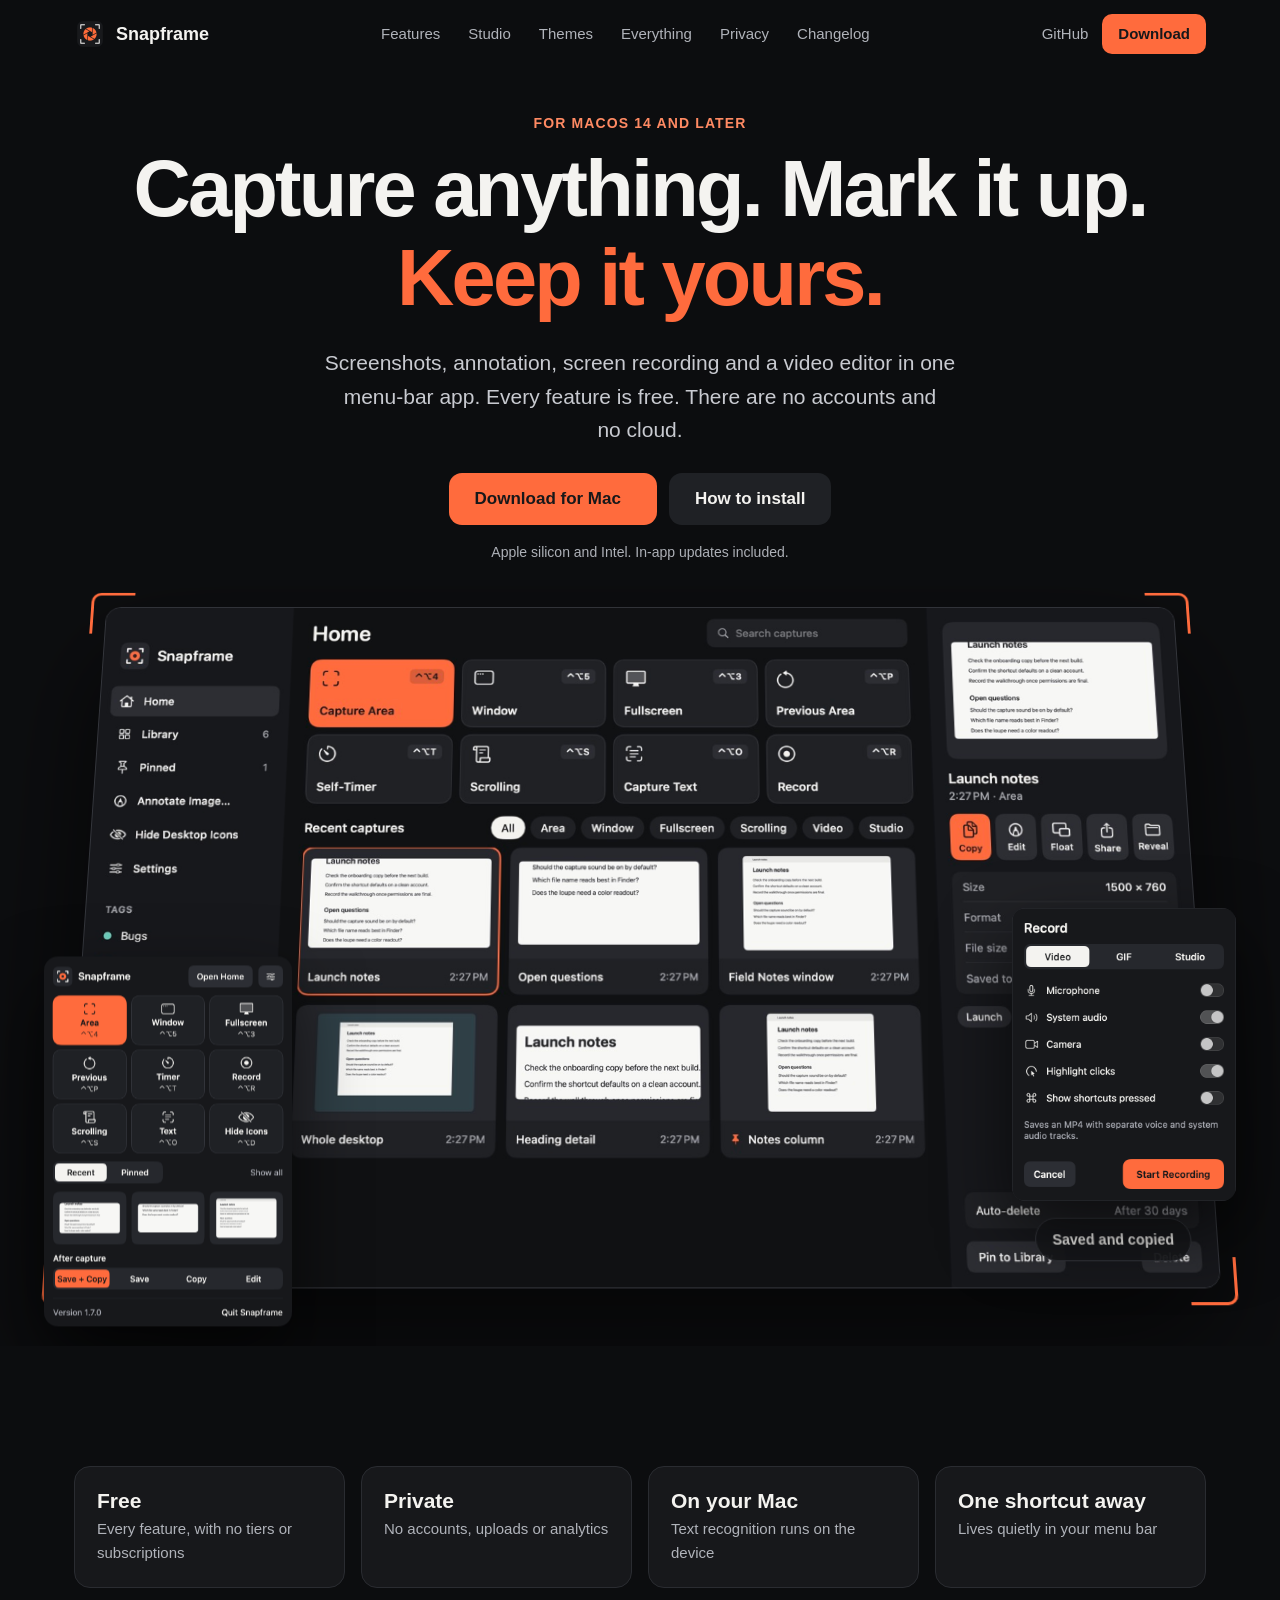
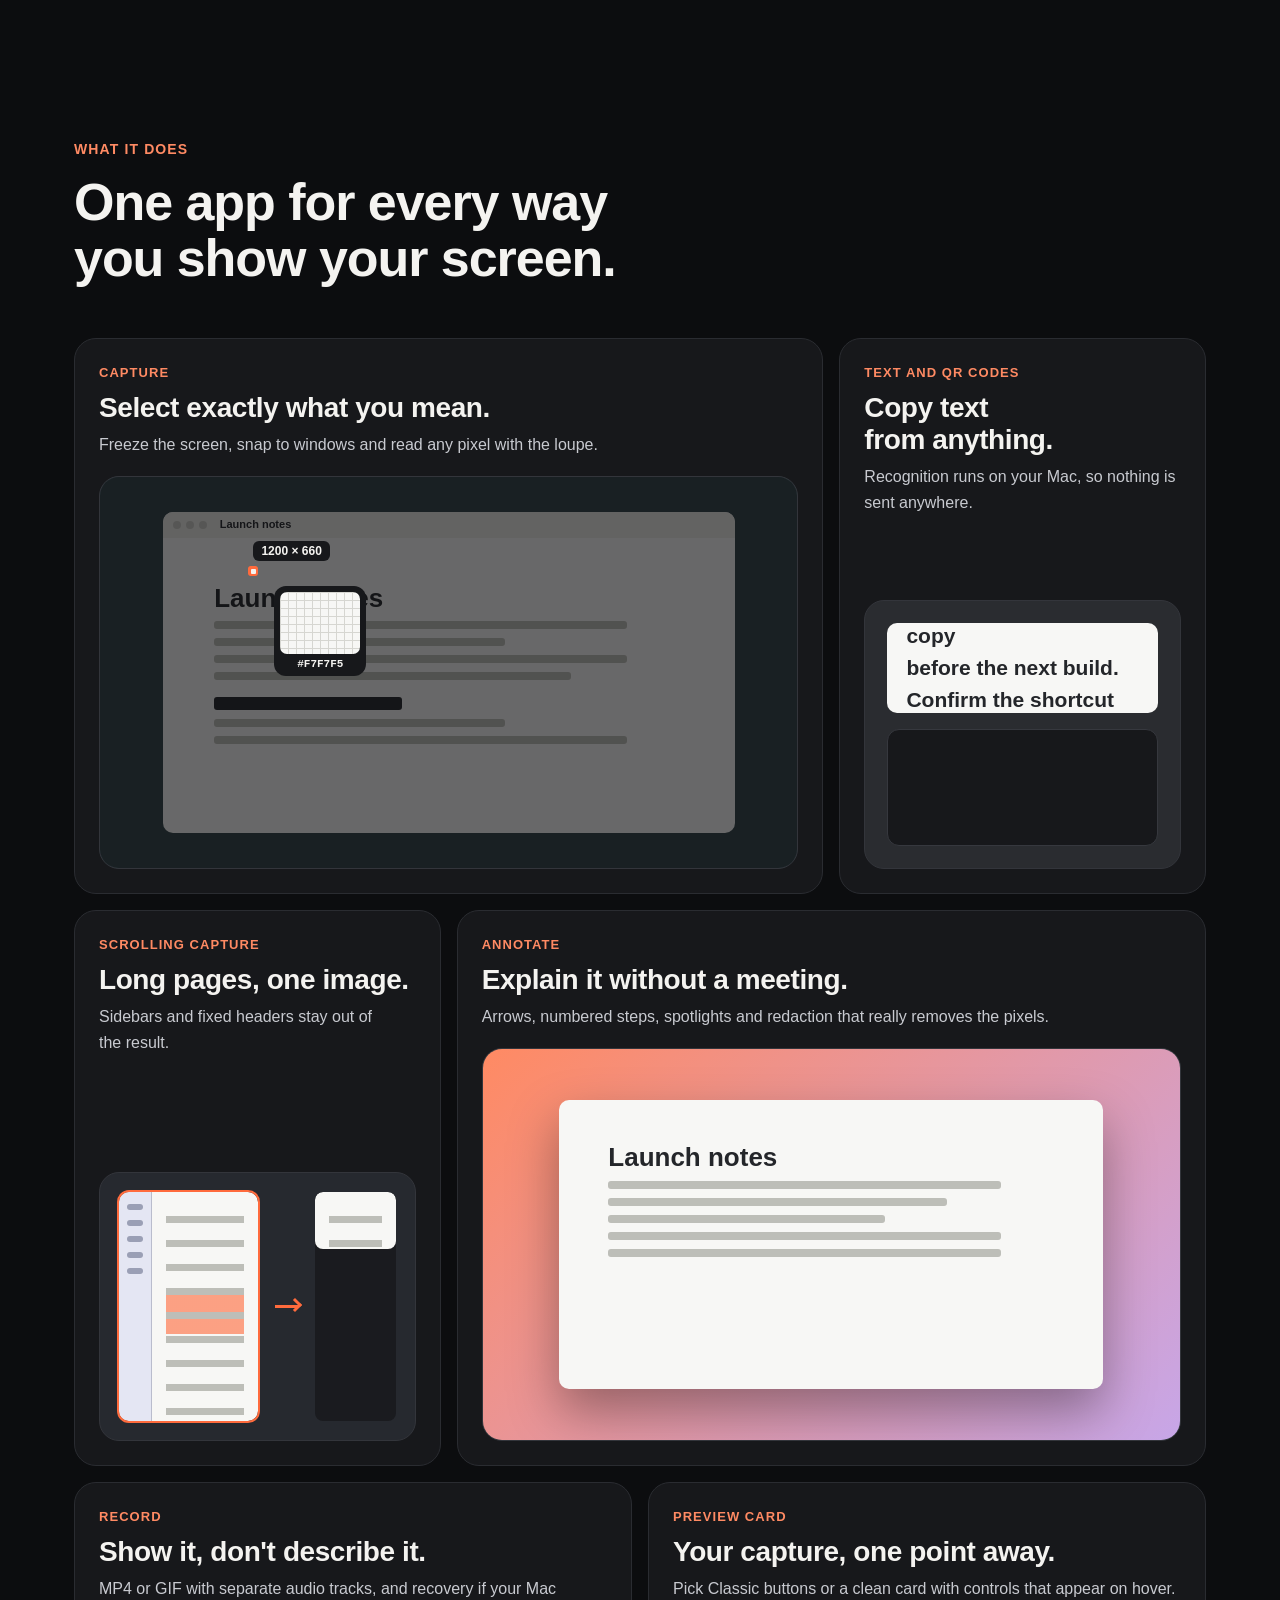
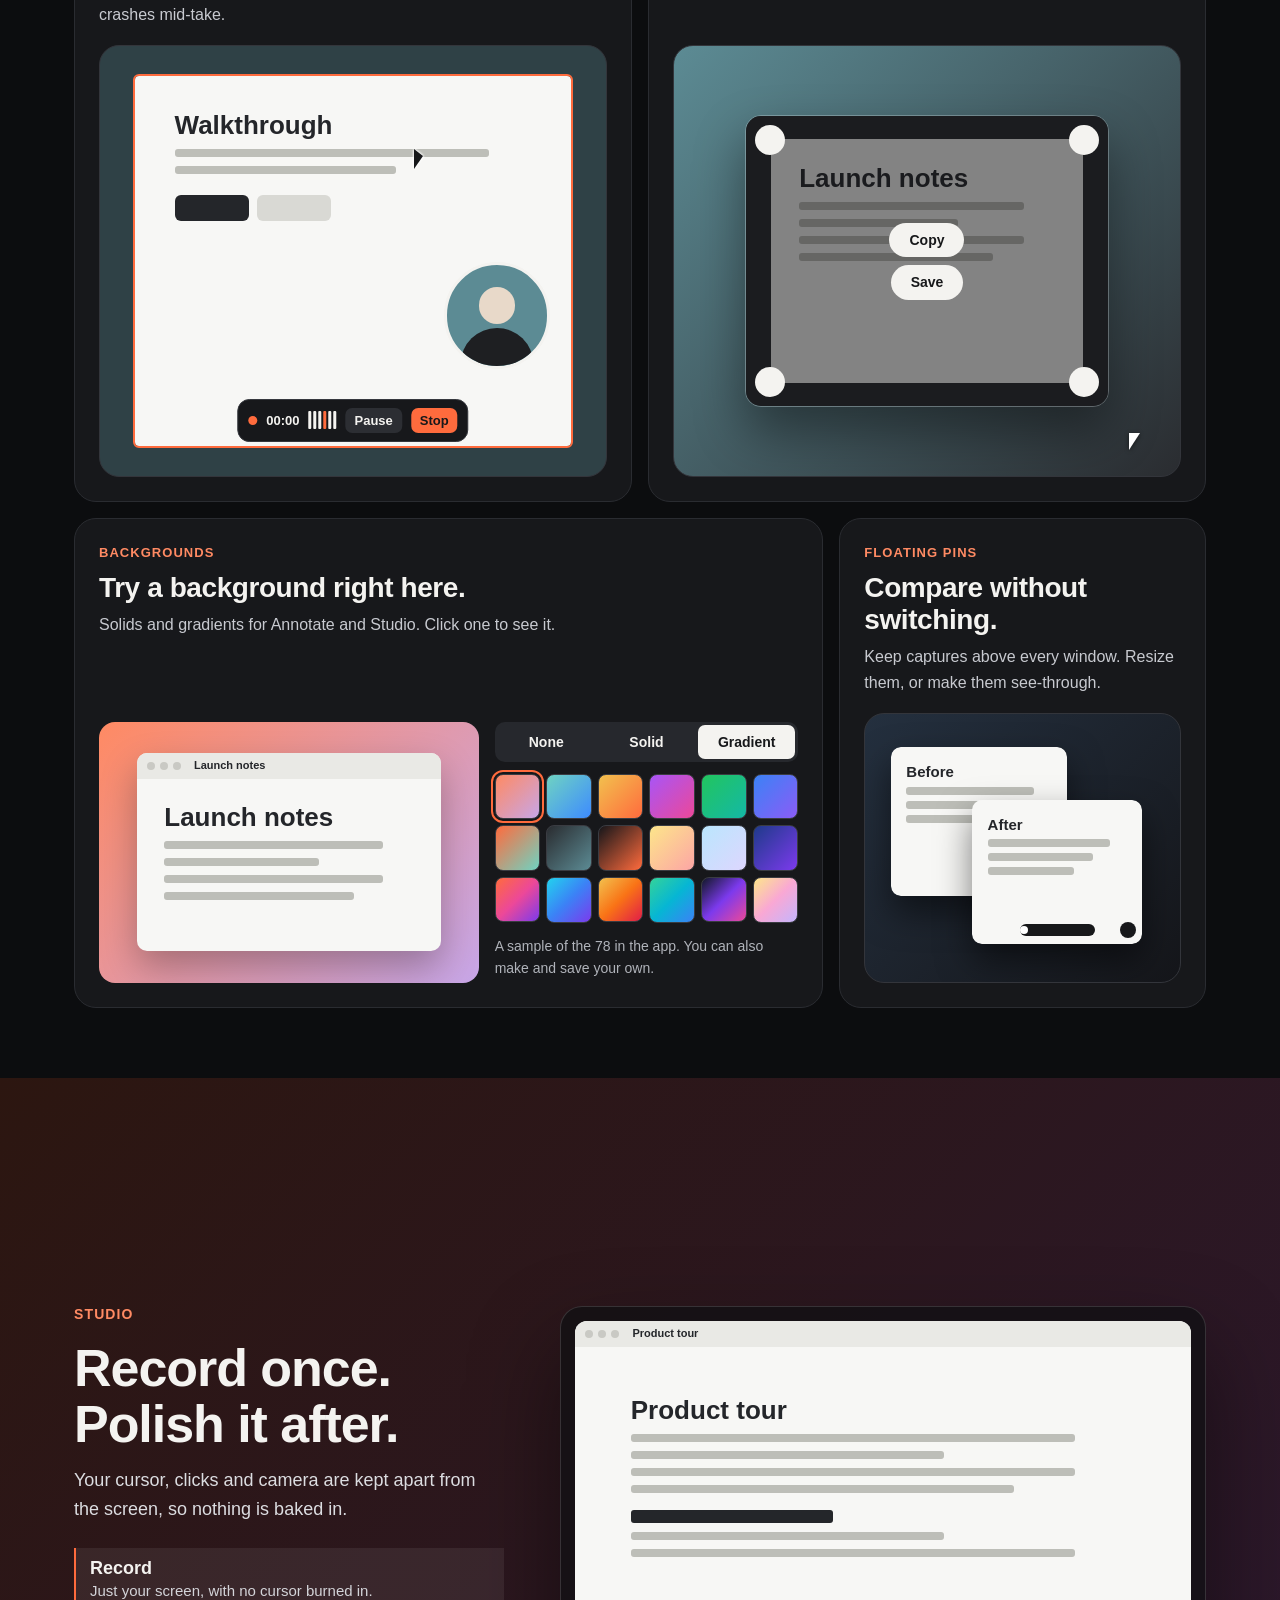
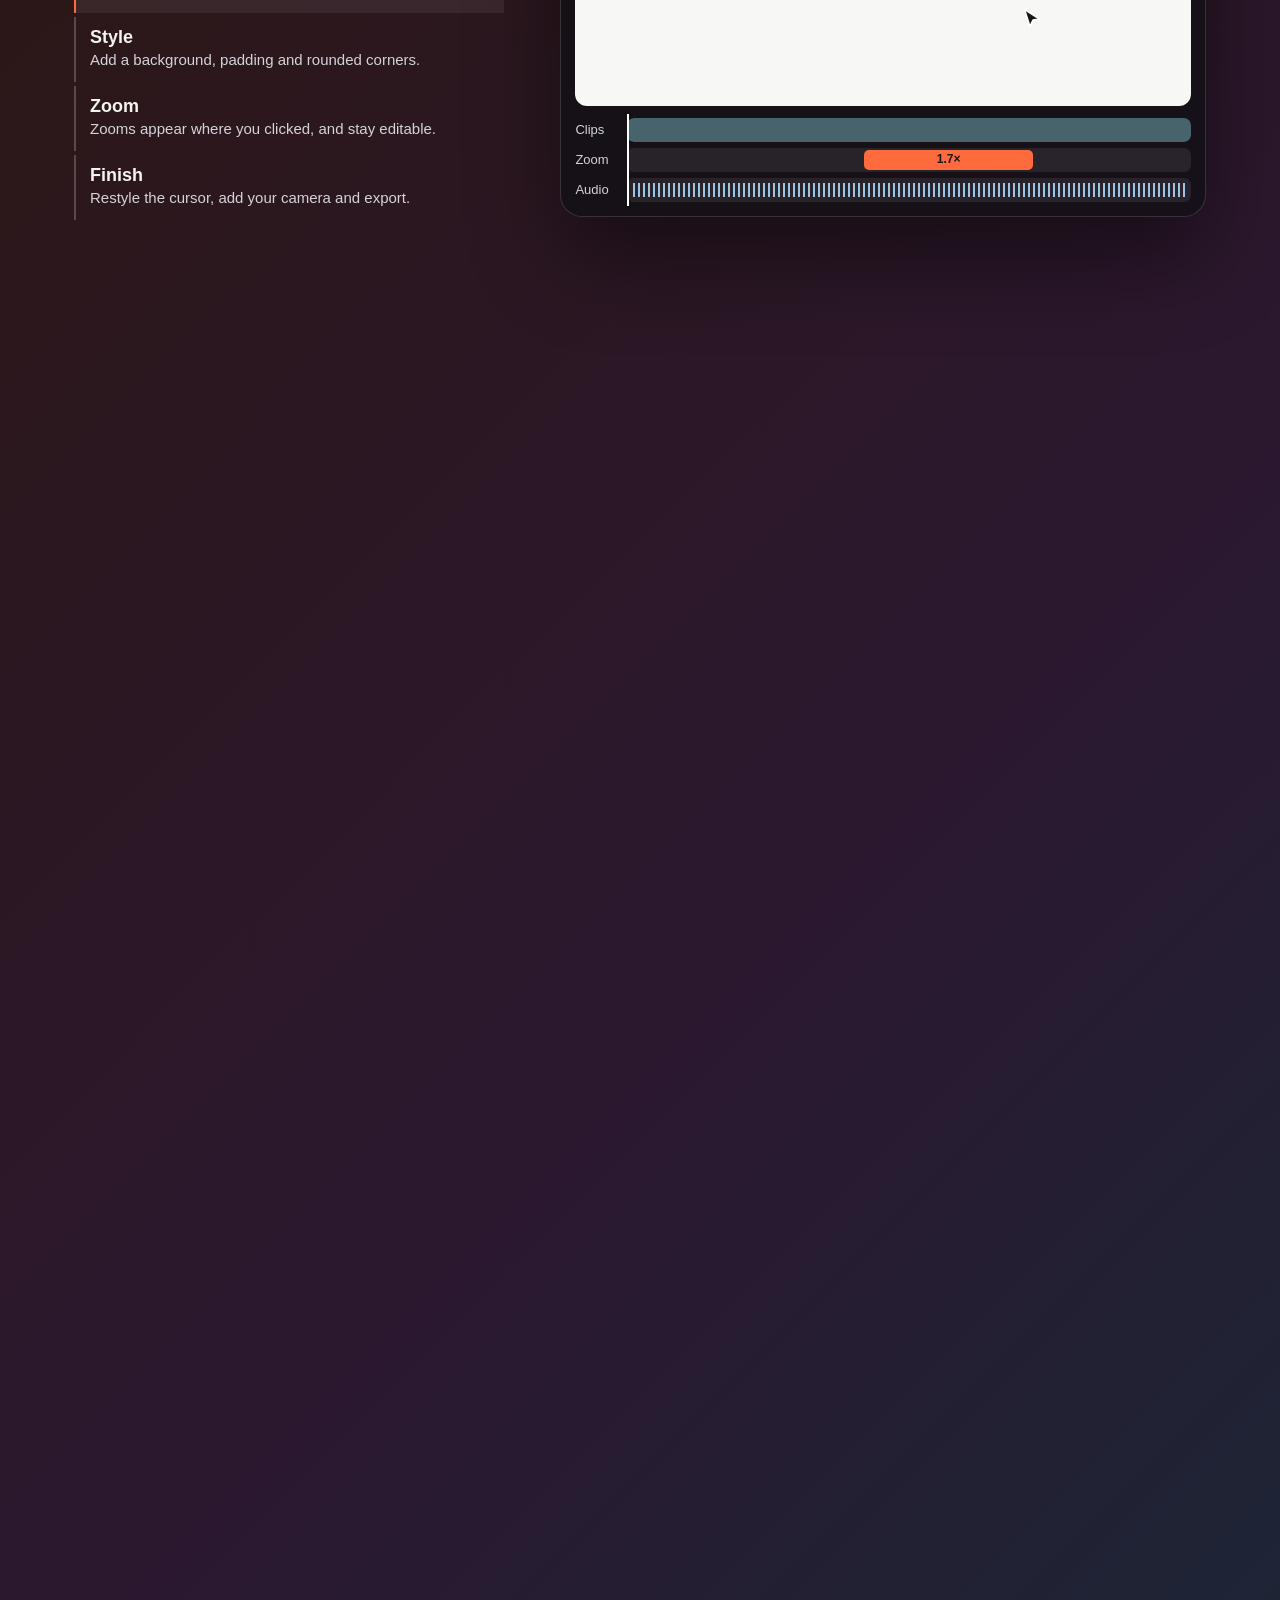
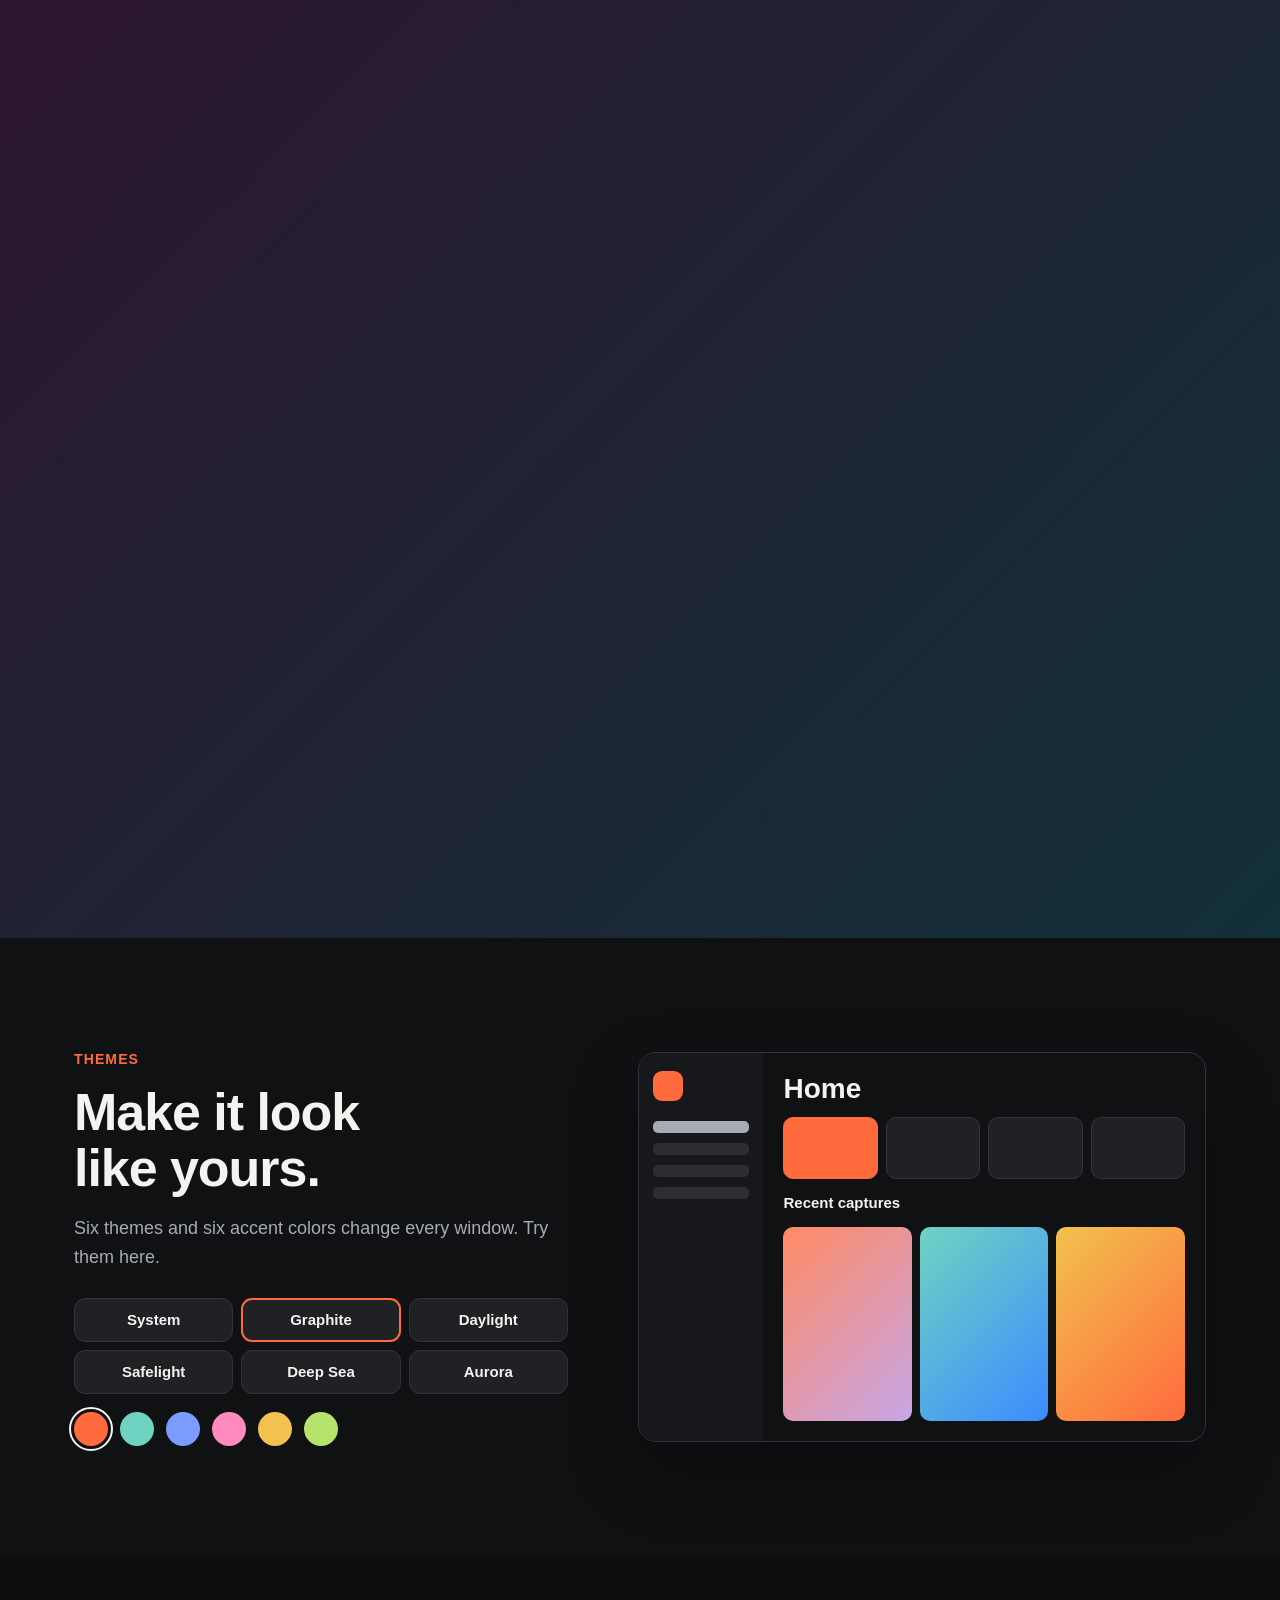
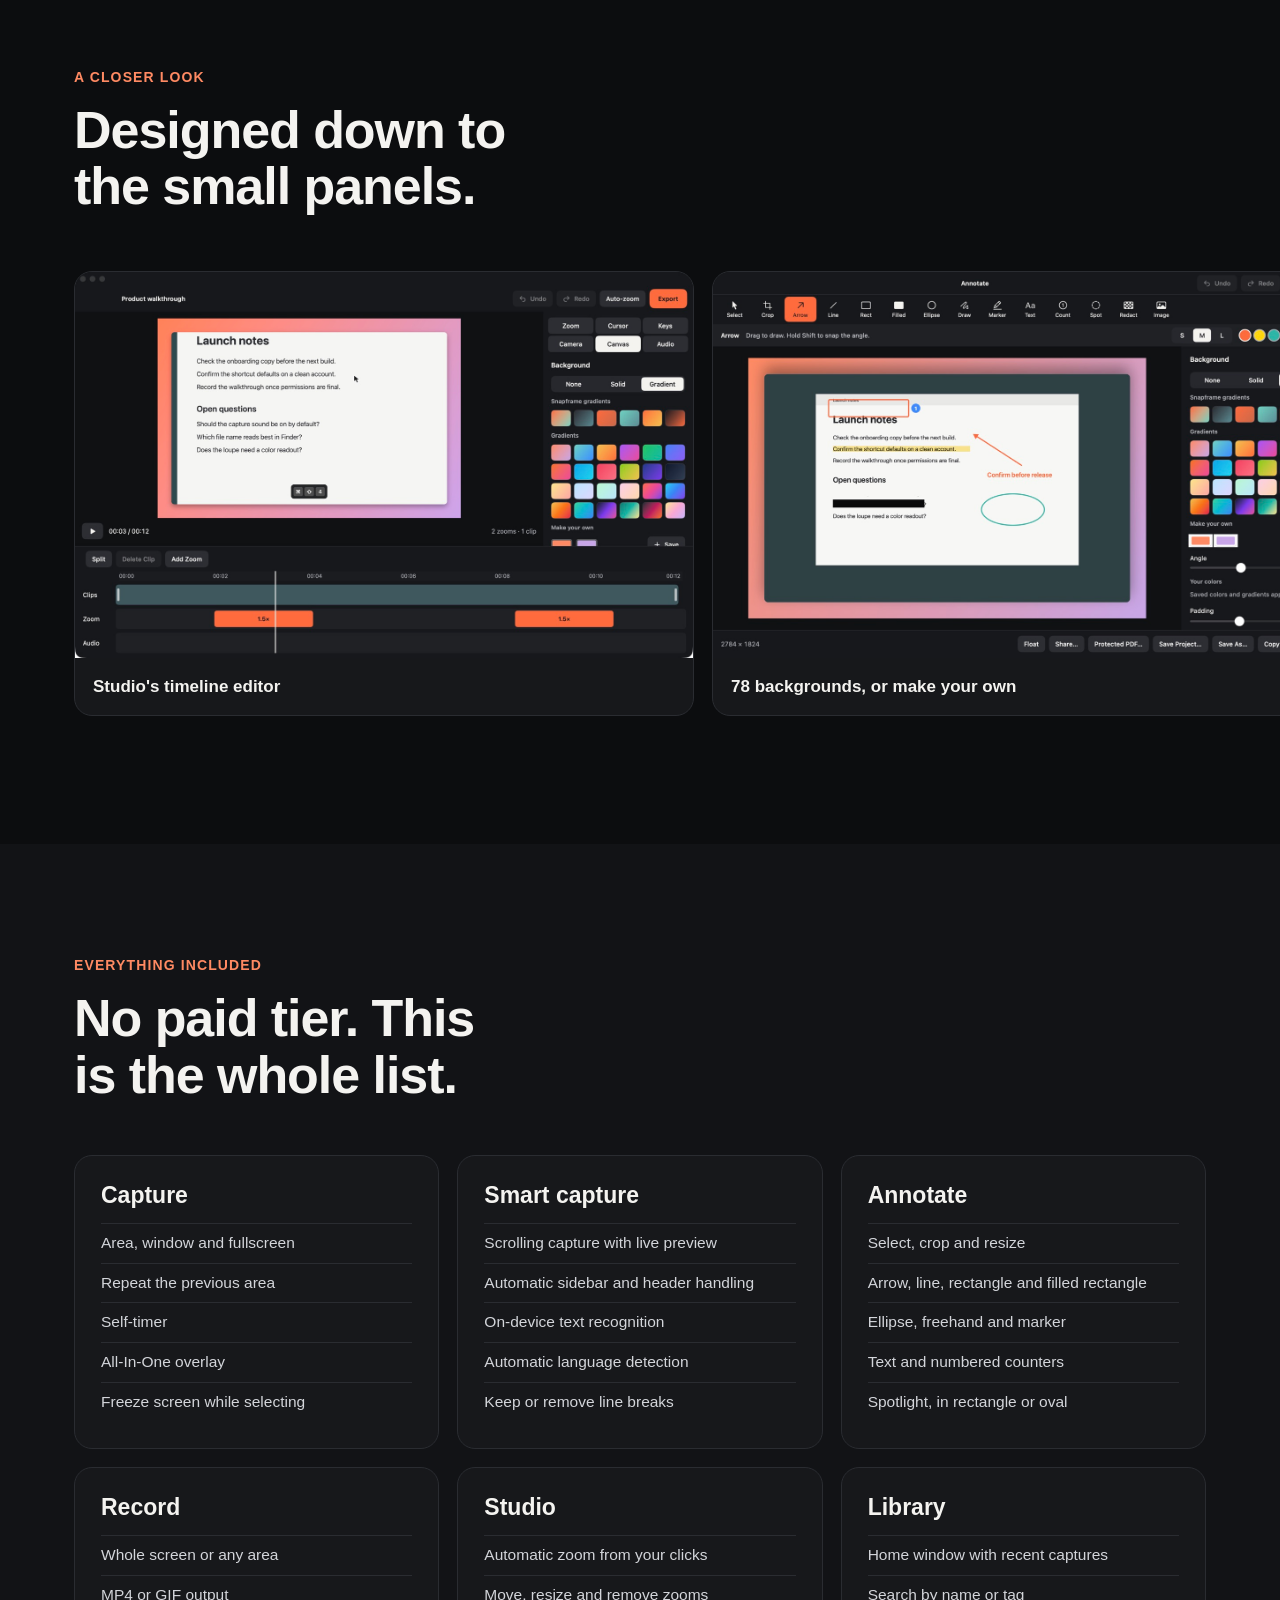
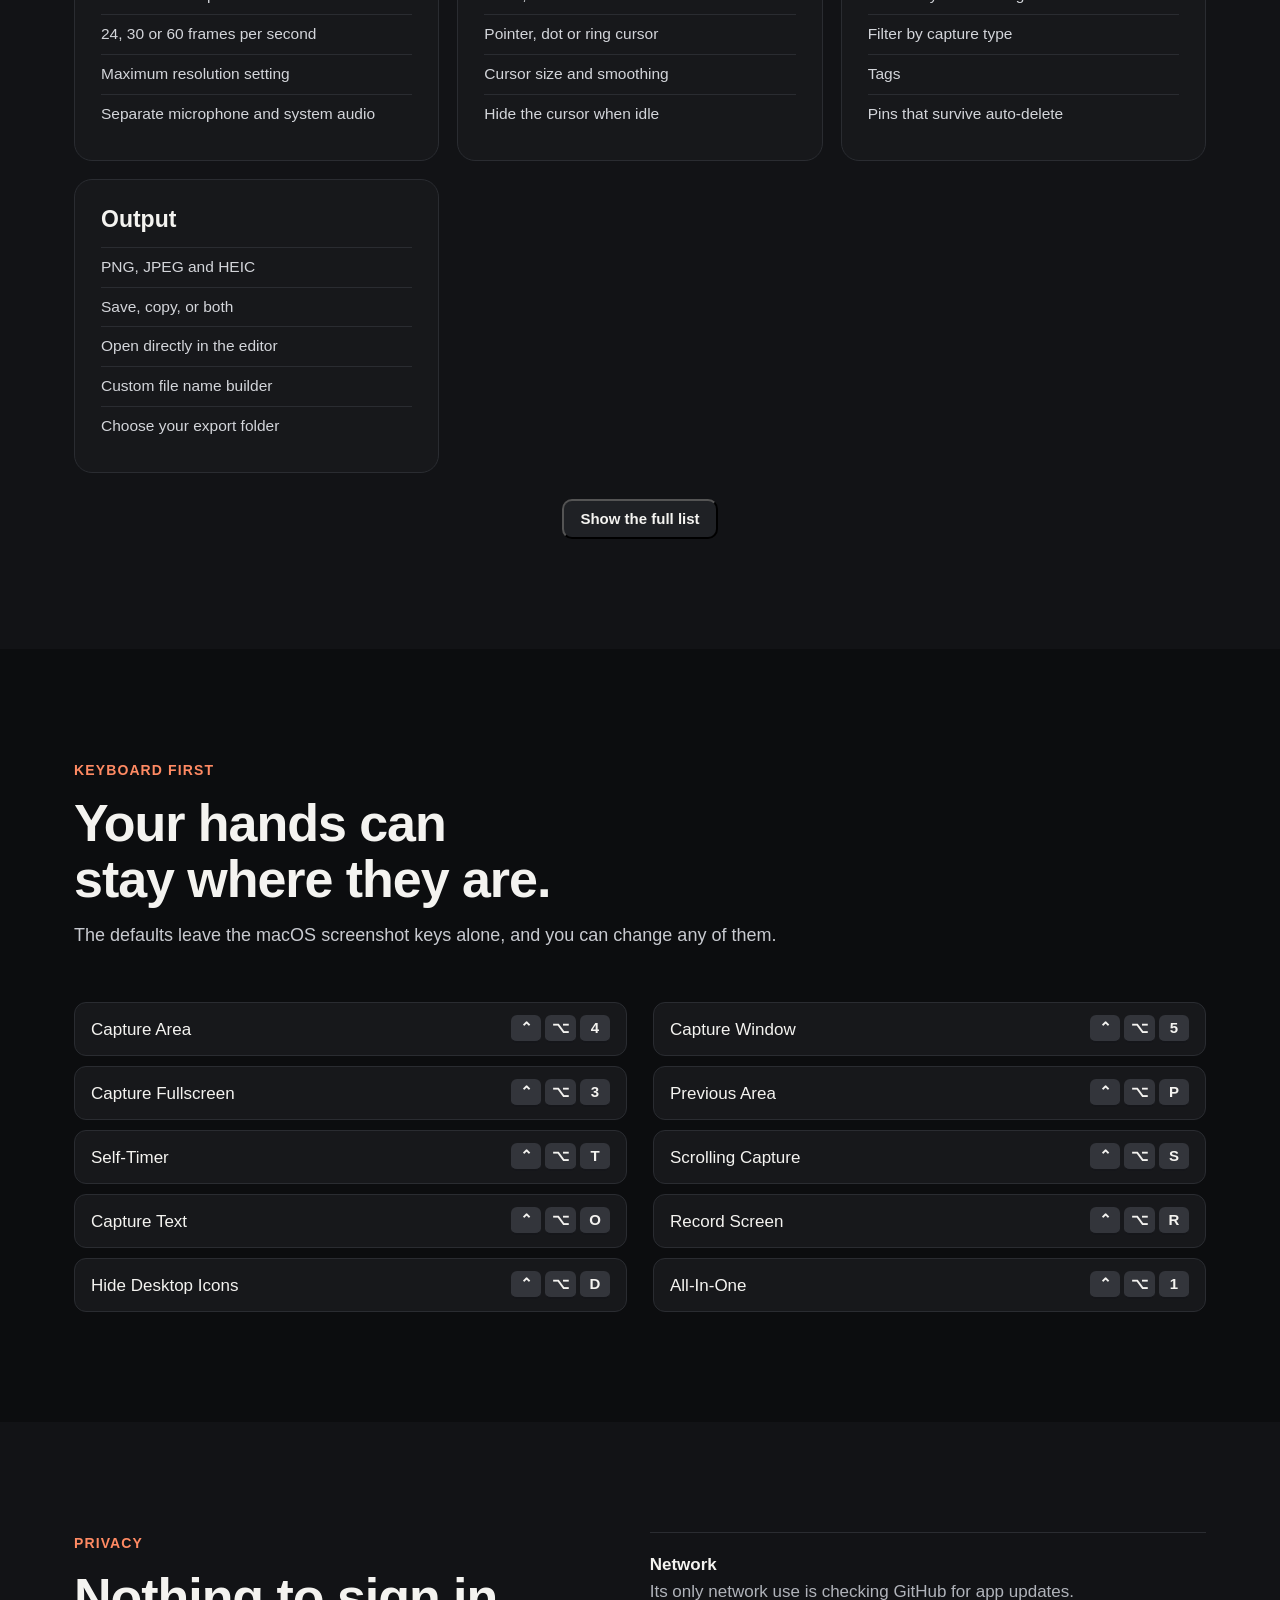
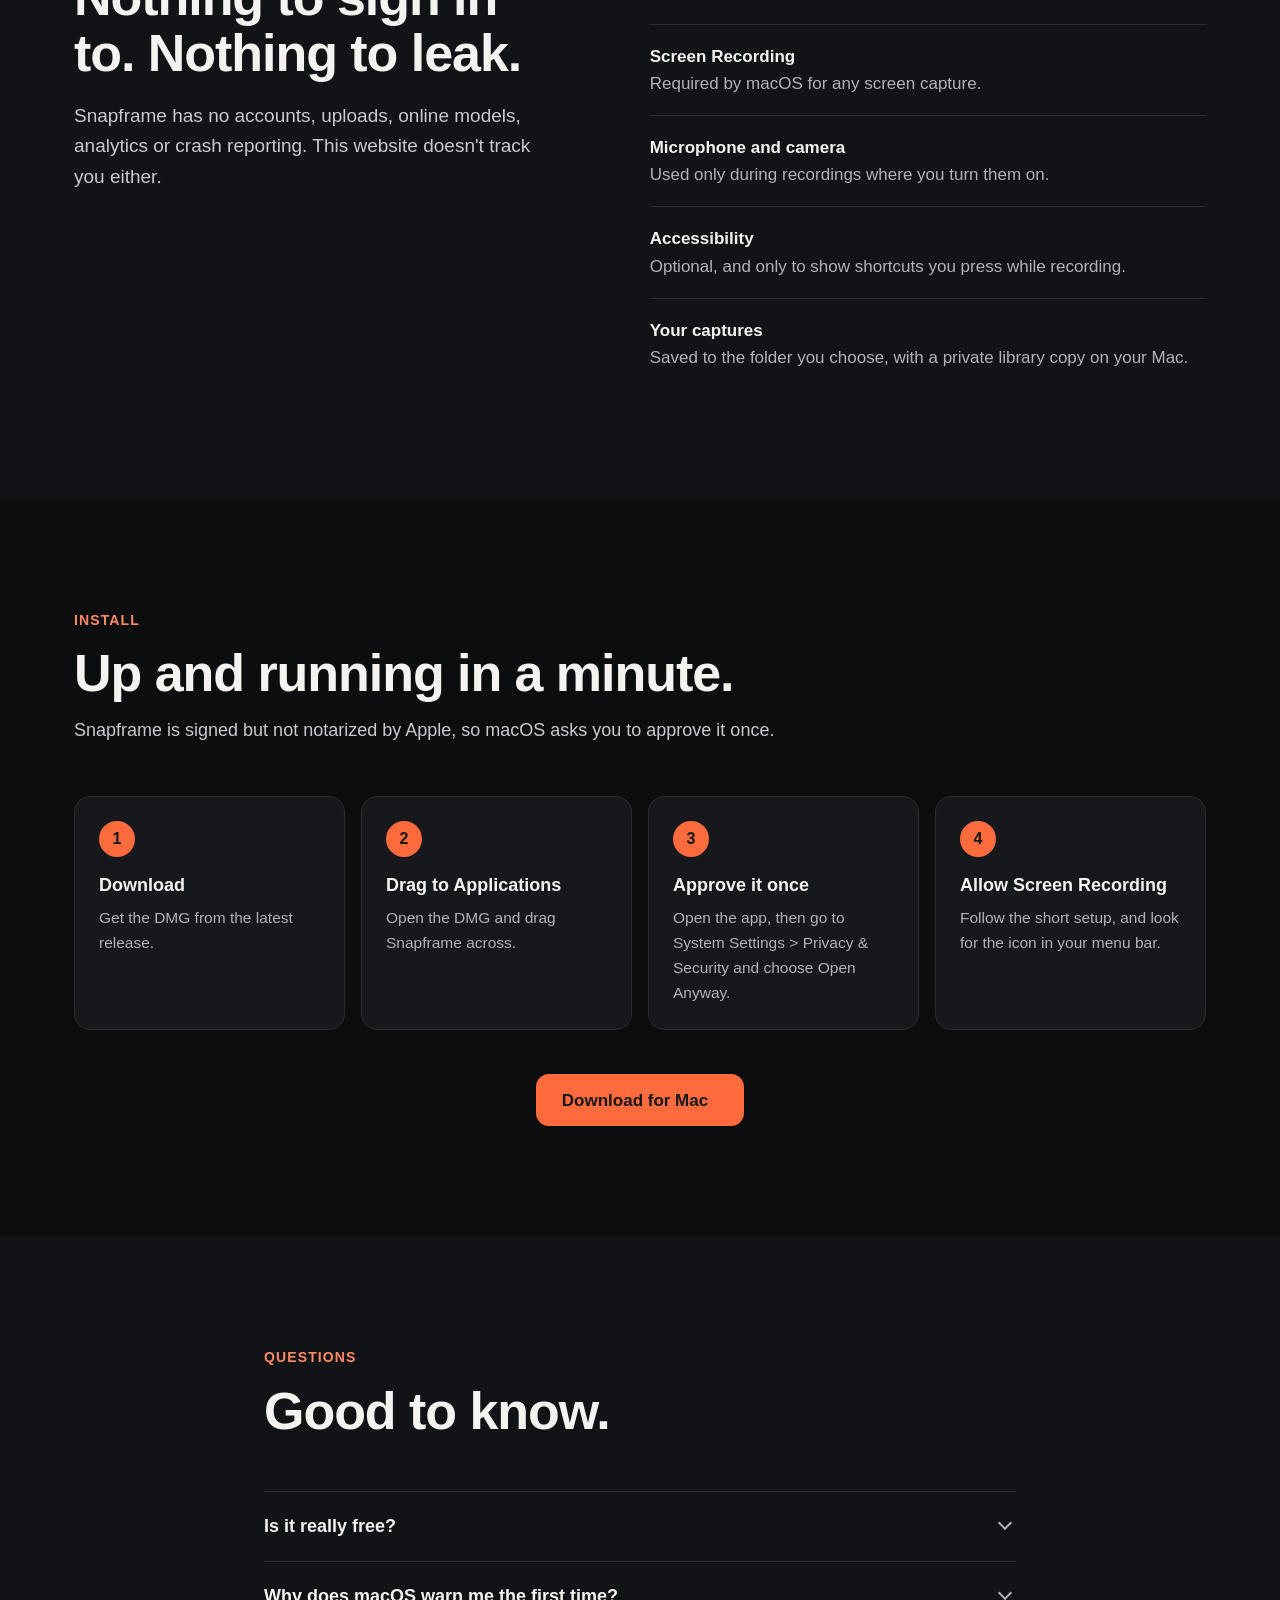
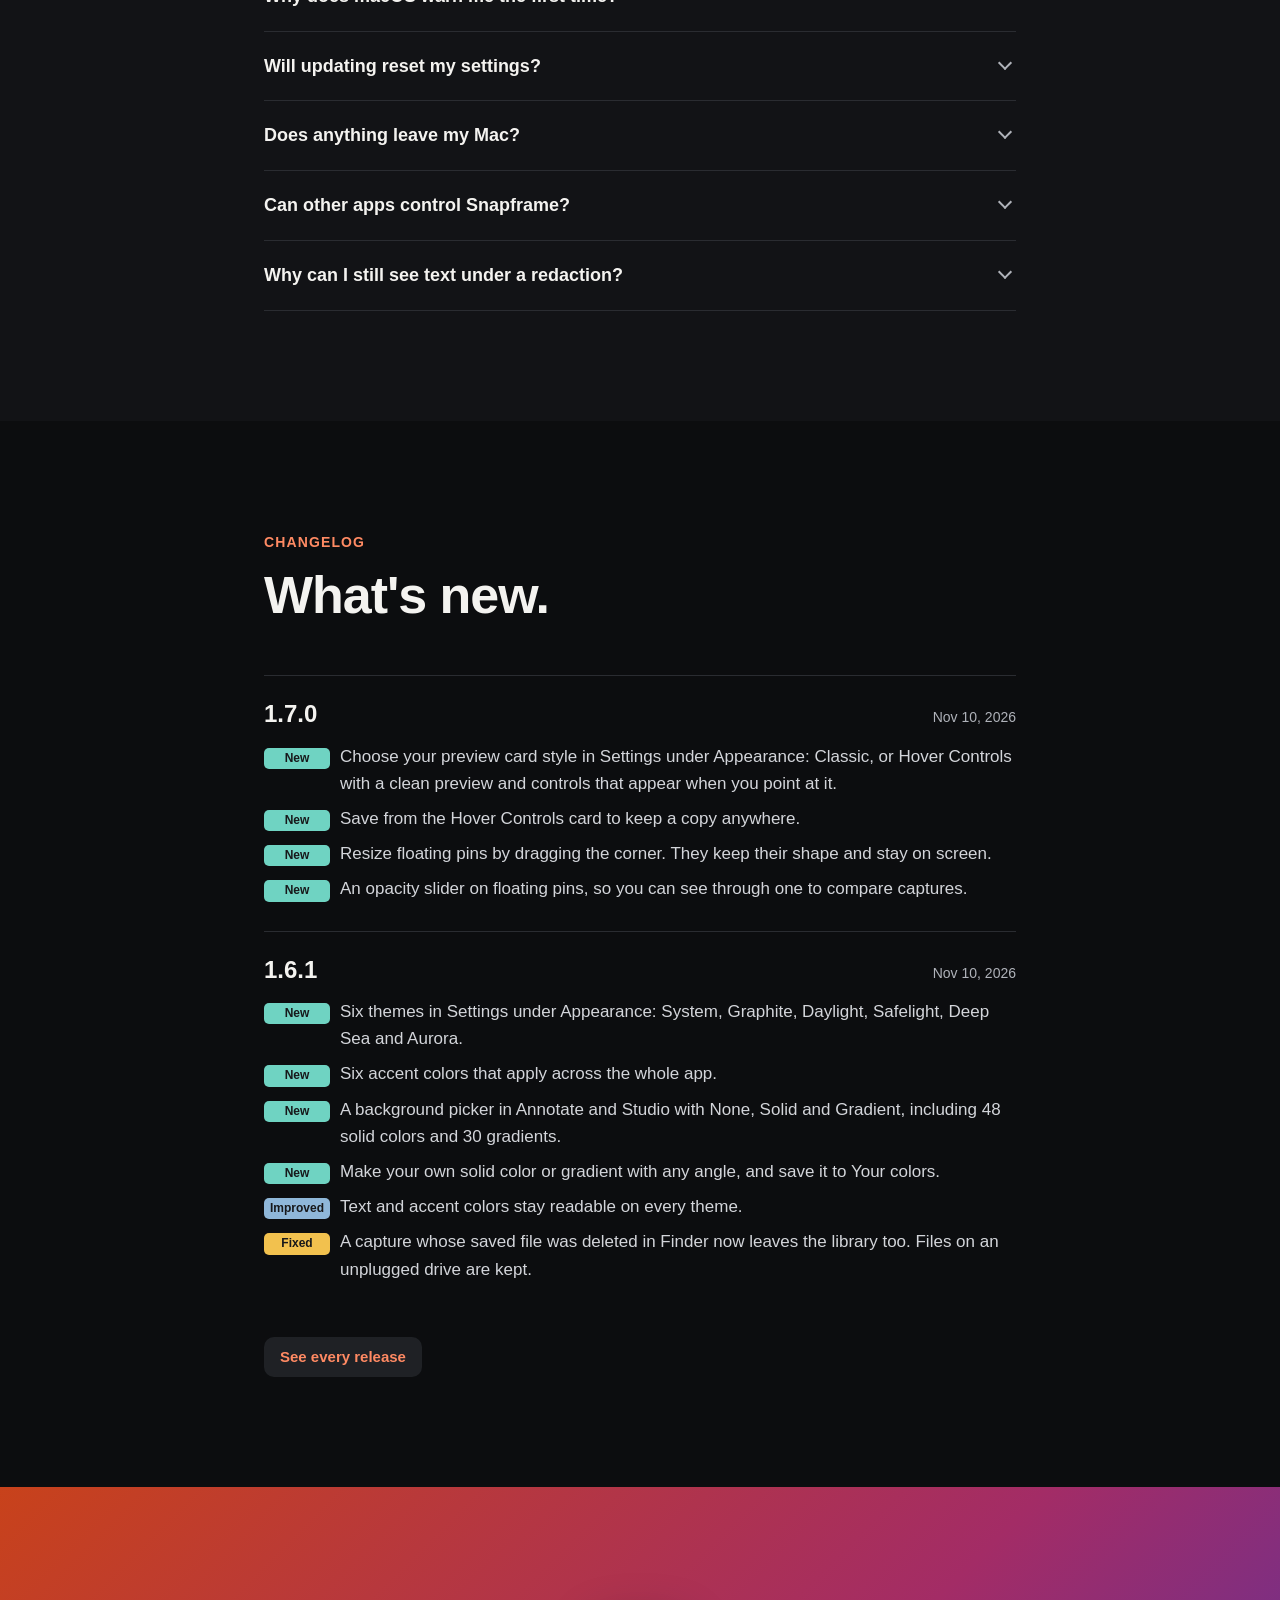
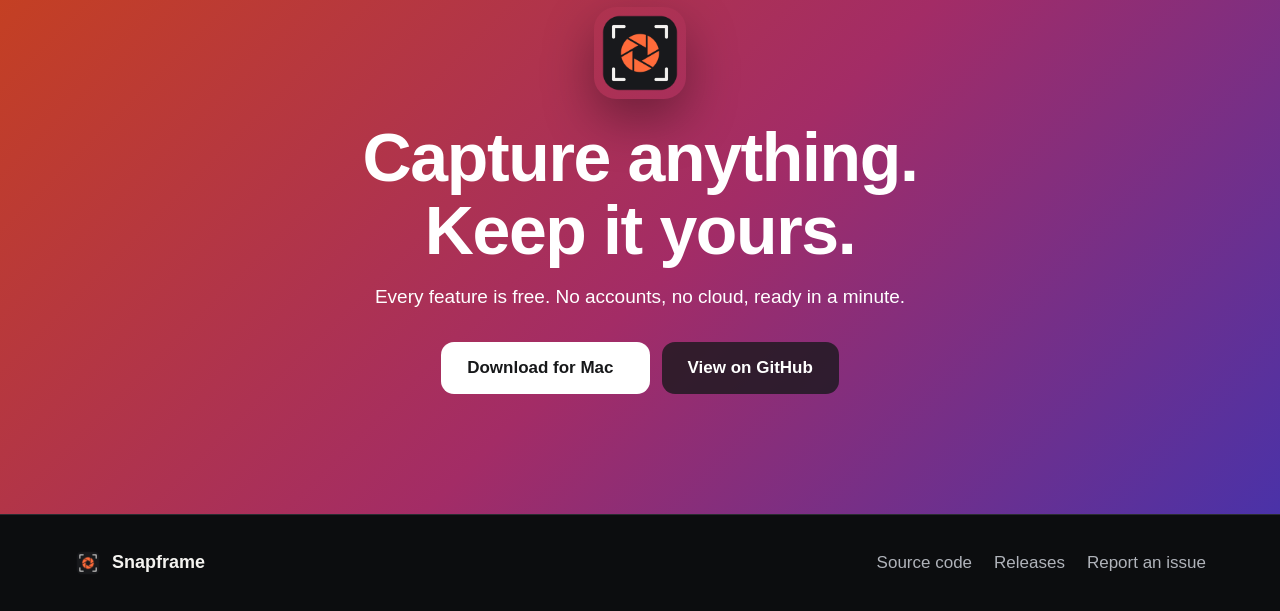
<file: docs/index.html>
<!doctype html>
<html lang="en">
<head>
<meta charset="utf-8">
<meta name="viewport" content="width=device-width, initial-scale=1">
<title>Snapframe: free screenshots and screen recording for Mac</title>
<meta name="description" content="Capture, mark up and record your Mac. Scrolling capture, text recognition, an Annotate editor, screen recording and a Studio editor with automatic zoom. Free, with no accounts and no cloud.">
<meta property="og:title" content="Snapframe: free screenshots and screen recording for Mac">
<meta property="og:description" content="Capture, mark up and record your Mac. Free, with no accounts and no cloud.">
<meta property="og:type" content="website">
<meta property="og:url" content="https://sagarrokade006.github.io/snapframe/">
<meta property="og:image" content="https://sagarrokade006.github.io/snapframe/screenshots/home.png">
<meta name="twitter:card" content="summary_large_image">
<meta name="theme-color" content="#0c0d0f">
<link rel="icon" href="icon.png">
<script>document.documentElement.classList.add('js')</script>
<link rel="stylesheet" href="site.css">
<script src="releases.js" defer></script>
<script src="site.js" defer></script>
</head>
<body>

<a class="skip" href="#main">Skip to content</a>

<header class="nav" id="nav">
  <div class="wrap nav-inner">
    <a class="brand" href="#top"><img src="icon.png" width="32" height="32" alt=""><span>Snapframe</span></a>
    <nav class="nav-links" aria-label="Main">
      <a href="#features">Features</a>
      <a href="#studio">Studio</a>
      <a href="#themes">Themes</a>
      <a href="#everything">Everything</a>
      <a href="#privacy">Privacy</a>
      <a href="#changelog">Changelog</a>
    </nav>
    <div class="nav-actions">
      <a class="link-quiet" href="https://github.com/sagarrokade006/snapframe">GitHub</a>
      <a class="btn btn-small js-download" href="https://github.com/sagarrokade006/snapframe/releases/latest">Download</a>
    </div>
  </div>
</header>

<main id="main">

<section class="hero" id="top">
  <div class="wrap hero-copy">
    <p class="eyebrow reveal">For macOS 14 and later</p>
    <h1 class="hero-title">
      <span class="line"><span>Capture anything. Mark it up.</span></span>
      <span class="line"><span class="accent">Keep it yours.</span></span>
    </h1>
    <p class="lede reveal" style="--d:.25s">Screenshots, annotation, screen recording and a video editor in one menu-bar app. Every feature is free. There are no accounts and no cloud.</p>
    <div class="cta reveal" style="--d:.35s">
      <a class="btn js-download" href="https://github.com/sagarrokade006/snapframe/releases/latest">Download for Mac <span class="btn-note js-version"></span></a>
      <a class="btn btn-ghost" href="#install">How to install</a>
    </div>
    <p class="fine reveal" style="--d:.42s">Apple silicon and Intel. In-app updates included.</p>
  </div>

  <div class="wrap hero-stage" id="heroStage">
    <div class="hero-window">
      <img src="screenshots/site/home.jpg" width="1600" height="1000" alt="Snapframe Home window with capture tiles, recent captures and a details panel" fetchpriority="high">
      <span class="corner tl"></span><span class="corner tr"></span><span class="corner bl"></span><span class="corner br"></span>
      <span class="hero-toast">Saved and copied</span>
    </div>
    <img class="float float-left" data-speed="-0.08" src="screenshots/popover.png" width="384" alt="Menu bar popover with capture tiles" loading="lazy">
    <img class="float float-right" data-speed="-0.14" src="screenshots/record-setup.png" width="300" alt="Recording options panel" loading="lazy">
  </div>
</section>

<section class="promises">
  <div class="wrap promise-grid">
    <div class="promise reveal"><strong>Free</strong><span>Every feature, with no tiers or subscriptions</span></div>
    <div class="promise reveal" style="--d:.08s"><strong>Private</strong><span>No accounts, uploads or analytics</span></div>
    <div class="promise reveal" style="--d:.16s"><strong>On your Mac</strong><span>Text recognition runs on the device</span></div>
    <div class="promise reveal" style="--d:.24s"><strong>One shortcut away</strong><span>Lives quietly in your menu bar</span></div>
  </div>
</section>

<section class="section bento" id="features">
  <div class="wrap">
    <div class="section-head reveal"><p class="eyebrow">What it does</p><h2>One app for every way you show your screen.</h2></div>
    <div class="bt-grid">
      <article class="bt bt-4 reveal" id="capture">
        <div class="bt-copy"><p class="eyebrow">Capture</p><h3>Select exactly what you mean.</h3><p>Freeze the screen, snap to windows and read any pixel with the loupe.</p></div>
        <div class="stage demo-capture" aria-hidden="true">
      <div class="doc">
        <div class="doc-bar"><i></i><i></i><i></i><b>Launch notes</b></div>
        <div class="doc-body"><h4>Launch notes</h4><p></p><p class="s"></p><p></p><p class="m"></p><h5></h5><p class="s"></p><p></p></div>
      </div>
      <div class="sel"><em>1200 × 660</em><u></u><u></u><u></u><u></u></div>
      <div class="loupe"><div class="px"></div><small>#F7F7F5</small></div>
      <div class="flash"></div>
      <div class="qa"><div class="qa-img"><span></span><span></span><span></span></div><div class="qa-row"><b>Saved and copied</b></div></div>
          </div>
      </article>
      <article class="bt bt-2 reveal" id="text" style="--d:.08s">
        <div class="bt-copy"><p class="eyebrow">Text and QR codes</p><h3>Copy text from anything.</h3><p>Recognition runs on your Mac, so nothing is sent anywhere.</p></div>
        <div class="stage demo-text" aria-hidden="true">
      <div class="ocr-source">
        <span>Check the onboarding copy</span>
        <span>before the next build.</span>
        <span>Confirm the shortcut defaults.</span>
        <div class="scan"></div>
      </div>
      <div class="ocr-card">
        <b><i class="dot"></i>Copied to clipboard</b>
        <p class="typed">Check the onboarding copy before the next build. Confirm the shortcut defaults.</p>
      </div>
          </div>
      </article>
      <article class="bt bt-2 reveal" id="scrolling">
        <div class="bt-copy"><p class="eyebrow">Scrolling capture</p><h3>Long pages, one image.</h3><p>Sidebars and fixed headers stay out of the result.</p></div>
        <div class="stage demo-scroll" aria-hidden="true">
      <div class="scroll-view">
        <div class="side"><i></i><i></i><i></i><i></i><i></i></div>
        <div class="pane"><div class="pane-track"><div class="pg"></div></div></div>
      </div>
      <div class="arrow-flow"></div>
      <div class="scroll-out"><div class="out-fill"><div class="pg"></div></div></div>
          </div>
      </article>
      <article class="bt bt-4 reveal" id="annotate" style="--d:.08s">
        <div class="bt-copy"><p class="eyebrow">Annotate</p><h3>Explain it without a meeting.</h3><p>Arrows, numbered steps, spotlights and redaction that really removes the pixels.</p></div>
        <div class="stage demo-annotate" aria-hidden="true">
      <div class="backdrop">
        <div class="doc">
          <div class="doc-body">
            <h4>Launch notes</h4>
            <p></p>
            <p class="m hl"><span></span></p>
            <p class="s"></p>
            <p class="redact"><span></span></p>
            <p></p>
          </div>
          <svg viewBox="0 0 400 260" preserveAspectRatio="none">
            <rect class="draw-rect" x="18" y="14" width="150" height="40" rx="4"/>
            <path class="draw-arrow" d="M340 190 C 310 120, 270 96, 214 92"/>
            <path class="draw-head" d="M230 80 L212 92 L230 106"/>
          </svg>
          <span class="count">1</span>
          <span class="tag">Confirm before release</span>
        </div>
      </div>
    </div>
      </article>
      <article class="bt bt-3 reveal" id="record">
        <div class="bt-copy"><p class="eyebrow">Record</p><h3>Show it, don't describe it.</h3><p>MP4 or GIF with separate audio tracks, and recovery if your Mac crashes mid-take.</p></div>
        <div class="stage demo-record" aria-hidden="true">
      <div class="doc"><div class="doc-body"><h4>Walkthrough</h4><p></p><p class="s"></p><div class="pills"><i class="primary"></i><i></i></div></div></div>
      <div class="ripple"></div>
      <div class="cursor"></div>
      <div class="cam"><i></i><b></b></div>
      <div class="keys"><kbd>⌘</kbd><kbd>⇧</kbd><kbd>P</kbd></div>
      <div class="hud">
        <i class="rec"></i><span id="recClock">00:00</span>
        <div class="meter"><s></s><s></s><s></s><s></s><s></s><s></s></div>
        <b>Pause</b><b class="stop">Stop</b>
      </div>
          </div>
      </article>
      <article class="bt bt-3 reveal" id="card" style="--d:.08s">
        <div class="bt-copy"><p class="eyebrow">Preview card</p><h3>Your capture, one point away.</h3><p>Pick Classic buttons or a clean card with controls that appear on hover.</p></div>
        <div class="stage demo-card" aria-hidden="true">
            <div class="cd"><div class="cd-shot"><div class="doc"><div class="doc-body"><h4>Launch notes</h4><p></p><p class="s"></p><p></p><p class="m"></p></div></div></div>
              <div class="cd-ui"><i class="c1"></i><i class="c2"></i><i class="c3"></i><i class="c4"></i><b>Copy</b><b>Save</b></div>
            </div>
            <div class="cd-cursor"></div>
          </div>
      </article>
      <article class="bt bt-4 reveal" id="backgrounds">
        <div class="bt-copy"><p class="eyebrow">Backgrounds</p><h3>Try a background right here.</h3><p>Solids and gradients for Annotate and Studio. Click one to see it.</p></div>
        <div class="bg-play" id="bgPlay">
          <div class="bg-view"><div class="doc" id="bgDoc"><div class="doc-bar"><i></i><i></i><i></i><b>Launch notes</b></div><div class="doc-body"><h4>Launch notes</h4><p></p><p class="s"></p><p></p><p class="m"></p></div></div></div>
          <div class="bg-tools">
            <div class="bg-modes" role="group" aria-label="Background type"><button type="button" data-mode="none">None</button><button type="button" data-mode="solid">Solid</button><button type="button" data-mode="gradient" class="on">Gradient</button></div>
            <div class="bg-swatches" id="bgSwatches" role="group" aria-label="Backgrounds"></div>
            <p class="bg-note">A sample of the 78 in the app. You can also make and save your own.</p>
          </div>
        </div>
      </article>
      <article class="bt bt-2 reveal" id="pins" style="--d:.08s">
        <div class="bt-copy"><p class="eyebrow">Floating pins</p><h3>Compare without switching.</h3><p>Keep captures above every window. Resize them, or make them see-through.</p></div>
        <div class="stage demo-pins" aria-hidden="true">
            <div class="pin pin-a"><div class="doc"><div class="doc-body"><h4>Before</h4><p></p><p class="s"></p><p></p></div></div></div>
            <div class="pin pin-b"><div class="doc"><div class="doc-body"><h4>After</h4><p></p><p class="m"></p><p class="s"></p></div></div><i class="pin-grip"></i><i class="pin-slider"><u></u></i></div>
          </div>
      </article>
    </div>
  </div>
</section>

<section class="sp" id="studio">
  <div class="sp-pin">
    <div class="wrap sp-grid">
      <div class="sp-copy">
        <p class="eyebrow">Studio</p>
        <h2>Record once. Polish it after.</h2>
        <p class="sp-lede">Your cursor, clicks and camera are kept apart from the screen, so nothing is baked in.</p>
        <ol class="sp-steps" id="spSteps">
          <li class="on"><b>Record</b><span>Just your screen, with no cursor burned in.</span></li>
          <li><b>Style</b><span>Add a background, padding and rounded corners.</span></li>
          <li><b>Zoom</b><span>Zooms appear where you clicked, and stay editable.</span></li>
          <li><b>Finish</b><span>Restyle the cursor, add your camera and export.</span></li>
        </ol>
      </div>
      <div class="sp-player" id="spPlayer" aria-hidden="true">
        <div class="sp-view">
          <div class="sp-bg"></div>
          <div class="sp-frame"><div class="sp-zoom">
            <div class="doc"><div class="doc-bar"><i></i><i></i><i></i><b>Product tour</b></div><div class="doc-body"><h4>Product tour</h4><p></p><p class="s"></p><p></p><p class="m"></p><h5></h5><p class="s"></p><p></p></div></div>
            <span class="sp-ripple"></span>
            <span class="sp-cur"><svg viewBox="0 0 24 24" width="26" height="26"><path d="M5 3l14 9-6 1-3 6z" fill="#17181a" stroke="#fff" stroke-width="1.6" stroke-linejoin="round"/></svg><i></i></span>
          </div></div>
          <div class="sp-keys"><kbd>⌘</kbd><kbd>K</kbd></div>
          <div class="sp-cam"></div>
        </div>
        <div class="sp-tl">
          <div class="sp-row"><span>Clips</span><div class="sp-track"><i class="sp-clip"></i></div></div>
          <div class="sp-row"><span>Zoom</span><div class="sp-track"><i class="sp-zbar">1.7×</i></div></div>
          <div class="sp-row"><span>Audio</span><div class="sp-track"><i class="sp-wave"></i></div></div>
          <div class="sp-head"></div>
        </div>
      </div>
    </div>
  </div>
</section>

<section class="th" id="themes">
  <div class="wrap split">
    <div class="split-copy reveal">
      <p class="eyebrow">Themes</p>
      <h2>Make it look like yours.</h2>
      <p>Six themes and six accent colors change every window. Try them here.</p>
      <div class="th-picks" id="thThemes" role="group" aria-label="Theme"></div>
      <div class="th-accents" id="thAccents" role="group" aria-label="Accent color"></div>
    </div>
    <div class="tw reveal" style="--d:.1s" aria-hidden="true">
      <aside class="tw-side"><i class="tw-logo"></i><i class="on"></i><i></i><i></i><i></i></aside>
      <div class="tw-main">
        <div class="tw-title">Home</div>
        <div class="tw-tiles"><i class="hot"></i><i></i><i></i><i></i></div>
        <div class="tw-label">Recent captures</div>
        <div class="tw-cards"><i class="s1"></i><i class="s2"></i><i class="s3"></i></div>
      </div>
    </div>
  </div>
</section>

<section class="section" id="tour">
  <div class="wrap">
    <div class="section-head reveal">
      <p class="eyebrow">A closer look</p>
      <h2>Designed down to the small panels.</h2>
    </div>
  </div>
  <div class="gallery" tabindex="0" role="group" aria-label="Screenshots, scroll sideways for more">
    <figure><img src="screenshots/site/studio.jpg" width="1400" height="875" alt="Studio editor with a styled preview and a timeline" loading="lazy"><figcaption>Studio's timeline editor</figcaption></figure>
    <figure><img src="screenshots/site/annotate.jpg" width="1400" height="875" alt="Annotate editor with solid and gradient backgrounds" loading="lazy"><figcaption>78 backgrounds, or make your own</figcaption></figure>
    <figure><img src="screenshots/site/overlay.jpg" width="1400" height="875" alt="Capture overlay with its toolbar" loading="lazy"><figcaption>Every capture mode in one toolbar</figcaption></figure>
    <figure><img src="screenshots/site/themes.jpg" width="1400" height="924" alt="Appearance settings with themes and accent colors" loading="lazy"><figcaption>Themes and preview card styles</figcaption></figure>
    <figure><img src="screenshots/site/settings.jpg" width="1400" height="924" alt="File name builder in Settings" loading="lazy"><figcaption>Build file names with chips</figcaption></figure>
    <figure><img src="screenshots/site/shortcuts.jpg" width="1400" height="924" alt="Keyboard shortcut settings" loading="lazy"><figcaption>Change any shortcut</figcaption></figure>
    <figure><img src="screenshots/site/update.jpg" width="1200" height="1033" alt="Update window with a changelog" loading="lazy"><figcaption>Updates that show what changed</figcaption></figure>
  </div>
</section>

<section class="section alt" id="everything">
  <div class="wrap">
    <div class="section-head reveal">
      <p class="eyebrow">Everything included</p>
      <h2>No paid tier. This is the whole list.</h2>
    </div>
    <div class="list-grid" id="listGrid">
      <article class="reveal">
        <h3>Capture</h3>
        <ul>
          <li>Area, window and fullscreen</li><li>Repeat the previous area</li><li>Self-timer</li><li>All-In-One overlay</li><li>Freeze screen while selecting</li><li>Crosshair and pixel loupe</li><li>Color readout, copied with ⌘C</li><li>Snap to window edges</li><li>Aspect ratios and square selection</li><li>Window shadow and wallpaper options</li><li>Hide desktop icons</li>
        </ul>
      </article>
      <article class="reveal" style="--d:.06s">
        <h3>Smart capture</h3>
        <ul>
          <li>Scrolling capture with live preview</li><li>Automatic sidebar and header handling</li><li>On-device text recognition</li><li>Automatic language detection</li><li>Keep or remove line breaks</li><li>QR code reading</li><li><code>snapframe://</code> automation links, with your approval</li>
        </ul>
      </article>
      <article class="reveal" style="--d:.12s">
        <h3>Annotate</h3>
        <ul>
          <li>Select, crop and resize</li><li>Arrow, line, rectangle and filled rectangle</li><li>Ellipse, freehand and marker</li><li>Text and numbered counters</li><li>Spotlight, in rectangle or oval</li><li>Secure, smooth or black-out redaction</li><li>Add images from a file or the clipboard</li><li>Colors, gradients, padding, corners and shadow</li><li>Undo, redo and duplicate</li><li>Editable <code>.snapframe</code> projects</li>
        </ul>
      </article>
      <article class="reveal">
        <h3>Record</h3>
        <ul>
          <li>Whole screen or any area</li><li>MP4 or GIF output</li><li>24, 30 or 60 frames per second</li><li>Maximum resolution setting</li><li>Separate microphone and system audio</li><li>Webcam bubble</li><li>Click highlights</li><li>Shortcut display</li><li>Pause, restart and discard</li><li>Time in the menu bar</li><li>Automatic crash recovery</li><li>Trim</li>
        </ul>
      </article>
      <article class="reveal">
        <h3>Studio</h3>
        <ul>
          <li>Automatic zoom from your clicks</li><li>Move, resize and remove zooms</li><li>Pointer, dot or ring cursor</li><li>Cursor size and smoothing</li><li>Hide the cursor when idle</li><li>Click ripples and shortcut display</li><li>Split, trim and delete clips</li><li>Camera position, size and mirroring</li><li>Backgrounds, padding, corners and shadow</li><li>Microphone and system volume</li><li>MP4 export up to the original size</li><li>Crash recovery</li>
        </ul>
      </article>
      <article class="reveal" style="--d:.06s">
        <h3>Library</h3>
        <ul>
          <li>Home window with recent captures</li><li>Search by name or tag</li><li>Filter by capture type</li><li>Tags</li><li>Pins that survive auto-delete</li><li>Auto-delete after 7, 30 or 180 days, or never</li><li>Preview card after each capture</li><li>Float any capture above other windows</li>
        </ul>
      </article>
      <article class="reveal" style="--d:.12s">
        <h3>Output</h3>
        <ul>
          <li>PNG, JPEG and HEIC</li><li>Save, copy, or both</li><li>Open directly in the editor</li><li>Custom file name builder</li><li>Choose your export folder</li><li>Retina or 1x scaling</li><li>sRGB conversion</li><li>macOS share sheet</li><li>Password-protected PDF</li><li>In-app updates with a changelog</li>
        </ul>
      </article>
    </div>
    <p class="list-more"><button class="btn btn-ghost btn-small" type="button" id="listMore" aria-expanded="false" hidden>Show the full list</button></p>
  </div>
</section>

<section class="section" id="shortcuts">
  <div class="wrap">
    <div class="section-head reveal">
      <p class="eyebrow">Keyboard first</p>
      <h2>Your hands can stay where they are.</h2>
      <p>The defaults leave the macOS screenshot keys alone, and you can change any of them.</p>
    </div>
    <div class="keys-grid">
      <div class="key-row reveal"><span>Capture Area</span><span class="caps"><kbd>⌃</kbd><kbd>⌥</kbd><kbd>4</kbd></span></div>
      <div class="key-row reveal"><span>Capture Window</span><span class="caps"><kbd>⌃</kbd><kbd>⌥</kbd><kbd>5</kbd></span></div>
      <div class="key-row reveal"><span>Capture Fullscreen</span><span class="caps"><kbd>⌃</kbd><kbd>⌥</kbd><kbd>3</kbd></span></div>
      <div class="key-row reveal"><span>Previous Area</span><span class="caps"><kbd>⌃</kbd><kbd>⌥</kbd><kbd>P</kbd></span></div>
      <div class="key-row reveal"><span>Self-Timer</span><span class="caps"><kbd>⌃</kbd><kbd>⌥</kbd><kbd>T</kbd></span></div>
      <div class="key-row reveal"><span>Scrolling Capture</span><span class="caps"><kbd>⌃</kbd><kbd>⌥</kbd><kbd>S</kbd></span></div>
      <div class="key-row reveal"><span>Capture Text</span><span class="caps"><kbd>⌃</kbd><kbd>⌥</kbd><kbd>O</kbd></span></div>
      <div class="key-row reveal"><span>Record Screen</span><span class="caps"><kbd>⌃</kbd><kbd>⌥</kbd><kbd>R</kbd></span></div>
      <div class="key-row reveal"><span>Hide Desktop Icons</span><span class="caps"><kbd>⌃</kbd><kbd>⌥</kbd><kbd>D</kbd></span></div>
      <div class="key-row reveal"><span>All-In-One</span><span class="caps"><kbd>⌃</kbd><kbd>⌥</kbd><kbd>1</kbd></span></div>
    </div>
  </div>
</section>

<section class="section alt" id="privacy">
  <div class="wrap privacy">
    <div class="reveal">
      <p class="eyebrow">Privacy</p>
      <h2>Nothing to sign in to. Nothing to leak.</h2>
      <p class="lede small">Snapframe has no accounts, uploads, online models, analytics or crash reporting. This website doesn't track you either.</p>
    </div>
    <dl class="reveal" style="--d:.1s">
      <div><dt>Network</dt><dd>Its only network use is checking GitHub for app updates.</dd></div>
      <div><dt>Screen Recording</dt><dd>Required by macOS for any screen capture.</dd></div>
      <div><dt>Microphone and camera</dt><dd>Used only during recordings where you turn them on.</dd></div>
      <div><dt>Accessibility</dt><dd>Optional, and only to show shortcuts you press while recording.</dd></div>
      <div><dt>Your captures</dt><dd>Saved to the folder you choose, with a private library copy on your Mac.</dd></div>
    </dl>
  </div>
</section>

<section class="section" id="install">
  <div class="wrap">
    <div class="section-head reveal">
      <p class="eyebrow">Install</p>
      <h2>Up and running in a minute.</h2>
      <p>Snapframe is signed but not notarized by Apple, so macOS asks you to approve it once.</p>
    </div>
    <ol class="steps">
      <li class="reveal"><b>Download</b><span>Get the DMG from the latest release.</span></li>
      <li class="reveal" style="--d:.08s"><b>Drag to Applications</b><span>Open the DMG and drag Snapframe across.</span></li>
      <li class="reveal" style="--d:.16s"><b>Approve it once</b><span>Open the app, then go to System Settings &gt; Privacy &amp; Security and choose Open Anyway.</span></li>
      <li class="reveal" style="--d:.24s"><b>Allow Screen Recording</b><span>Follow the short setup, and look for the icon in your menu bar.</span></li>
    </ol>
    <div class="cta center reveal"><a class="btn js-download" href="https://github.com/sagarrokade006/snapframe/releases/latest">Download for Mac <span class="btn-note js-version"></span></a></div>
  </div>
</section>

<section class="section alt" id="faq">
  <div class="wrap narrow">
    <div class="section-head reveal"><p class="eyebrow">Questions</p><h2>Good to know.</h2></div>
    <details class="reveal"><summary>Is it really free?</summary><p>Yes. Every feature is included, with no tiers, subscriptions or license keys.</p></details>
    <details class="reveal"><summary>Why does macOS warn me the first time?</summary><p>Apple's notarization requires a paid developer membership. You approve Snapframe once in System Settings, and updates after that install inside the app.</p></details>
    <details class="reveal"><summary>Will updating reset my settings?</summary><p>No. Updates replace the app in place, so your settings, shortcuts, library and permissions stay as they are.</p></details>
    <details class="reveal"><summary>Does anything leave my Mac?</summary><p>Only a check for new versions on GitHub. Captures, recognized text and recordings stay on your Mac unless you choose to share them.</p></details>
    <details class="reveal"><summary>Can other apps control Snapframe?</summary><p>Only with your approval. <code>snapframe://</code> links ask first, and you can always allow or block them in Settings.</p></details>
    <details class="reveal"><summary>Why can I still see text under a redaction?</summary><p>Inside the editor a redaction is still movable. When you press Done or save a project, the original pixels are destroyed. Files you already saved elsewhere aren't changed.</p></details>
  </div>
</section>

<section class="section" id="changelog">
  <div class="wrap narrow">
    <div class="section-head reveal"><p class="eyebrow">Changelog</p><h2>What's new.</h2></div>
    <div id="releases" data-limit="2">
      <article class="release reveal"><header><b>1.7.0</b><time datetime="2026-11-10T08:58:39Z">Nov 10, 2026</time></header><ul><li><span class="chip chip-new">New</span>Choose your preview card style in Settings under Appearance: Classic, or Hover Controls with a clean preview and controls that appear when you point at it.</li><li><span class="chip chip-new">New</span>Save from the Hover Controls card to keep a copy anywhere.</li><li><span class="chip chip-new">New</span>Resize floating pins by dragging the corner. They keep their shape and stay on screen.</li><li><span class="chip chip-new">New</span>An opacity slider on floating pins, so you can see through one to compare captures.</li></ul></article>
      <article class="release reveal"><header><b>1.6.1</b><time datetime="2026-11-10T08:49:57Z">Nov 10, 2026</time></header><ul><li><span class="chip chip-new">New</span>Six themes in Settings under Appearance: System, Graphite, Daylight, Safelight, Deep Sea and Aurora.</li><li><span class="chip chip-new">New</span>Six accent colors that apply across the whole app.</li><li><span class="chip chip-new">New</span>A background picker in Annotate and Studio with None, Solid and Gradient, including 48 solid colors and 30 gradients.</li><li><span class="chip chip-new">New</span>Make your own solid color or gradient with any angle, and save it to Your colors.</li><li><span class="chip chip-improved">Improved</span>Text and accent colors stay readable on every theme.</li><li><span class="chip chip-fixed">Fixed</span>A capture whose saved file was deleted in Finder now leaves the library too. Files on an unplugged drive are kept.</li></ul></article>
    </div>
    <p class="more reveal"><a class="btn btn-ghost btn-small" href="changelog.html">See every release</a></p>
  </div>
</section>

<section class="final" id="get">
  <div class="wrap reveal">
    <img src="icon.png" width="92" height="92" alt="">
    <h2>Capture anything.<br>Keep it yours.</h2>
    <p>Every feature is free. No accounts, no cloud, ready in a minute.</p>
    <div class="cta center">
      <a class="btn js-download" href="https://github.com/sagarrokade006/snapframe/releases/latest">Download for Mac <span class="btn-note js-version"></span></a>
      <a class="btn btn-ghost" href="https://github.com/sagarrokade006/snapframe">View on GitHub</a>
    </div>
  </div>
</section>

</main>

<div class="sticky" id="stickyBar">
  <img src="icon.png" width="32" height="32" alt="">
  <span class="sticky-text"><b>Snapframe <span class="js-version"></span></b><small>Apple silicon and Intel</small></span>
  <a class="btn btn-small js-download" href="https://github.com/sagarrokade006/snapframe/releases/latest">Download</a>
</div>

<footer class="footer">
  <div class="wrap footer-inner">
    <a class="brand" href="#top"><img src="icon.png" width="28" height="28" alt=""><span>Snapframe</span></a>
    <nav aria-label="Footer">
      <a href="https://github.com/sagarrokade006/snapframe">Source code</a>
      <a href="https://github.com/sagarrokade006/snapframe/releases">Releases</a>
      <a href="https://github.com/sagarrokade006/snapframe/issues">Report an issue</a>
    </nav>
  </div>
</footer>

</body>
</html>
</file>
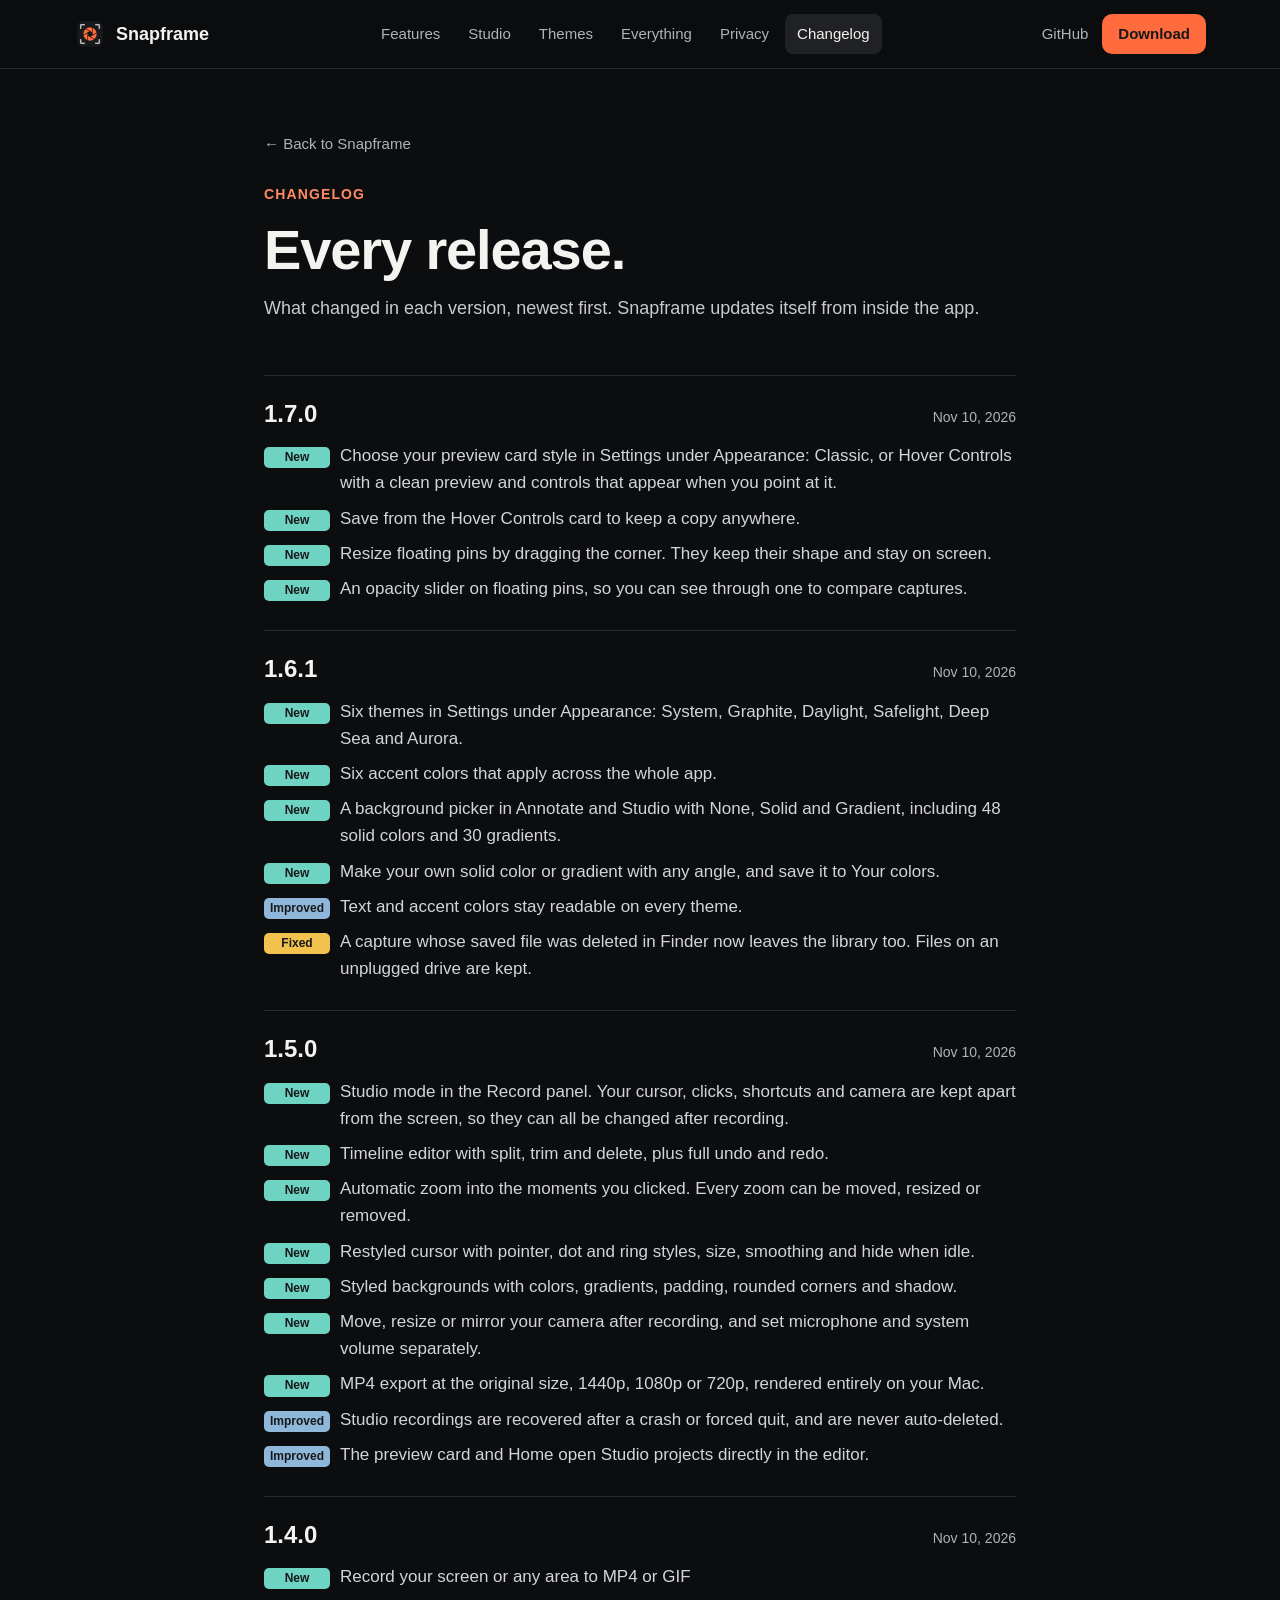
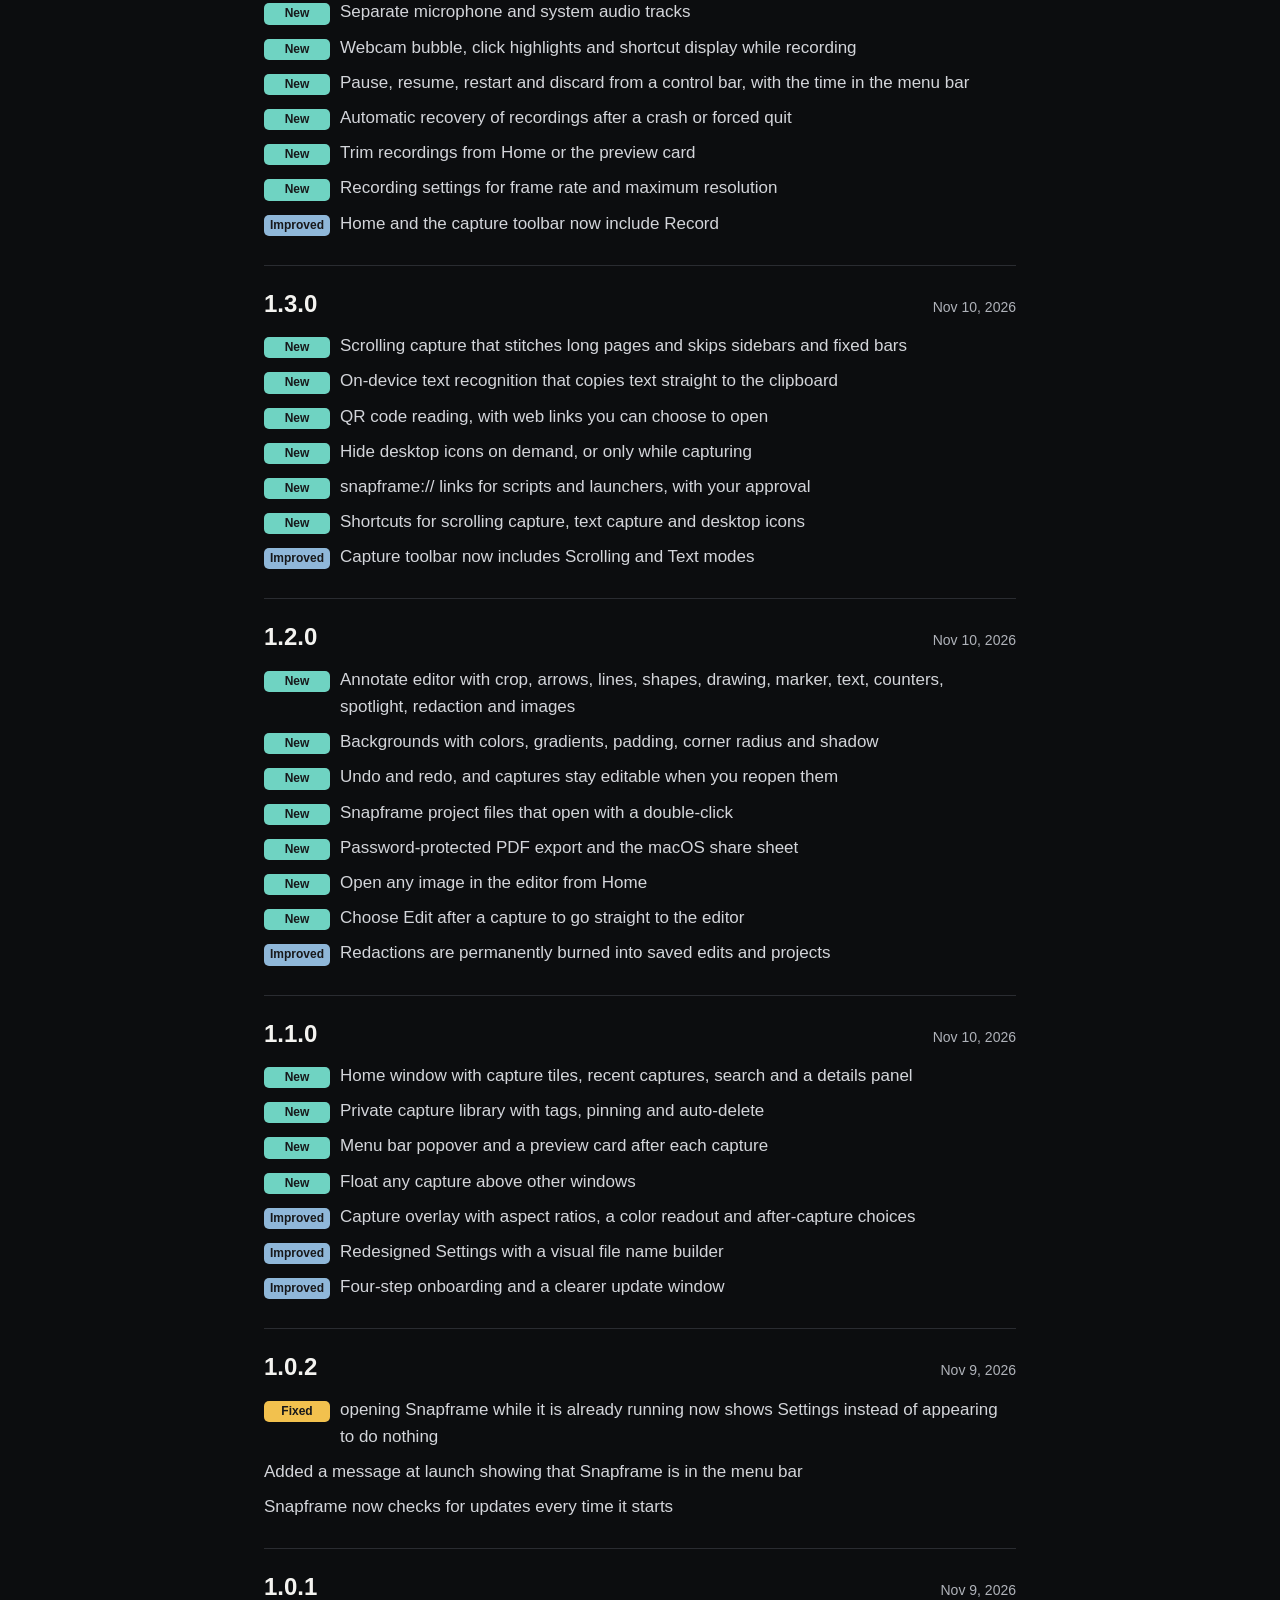
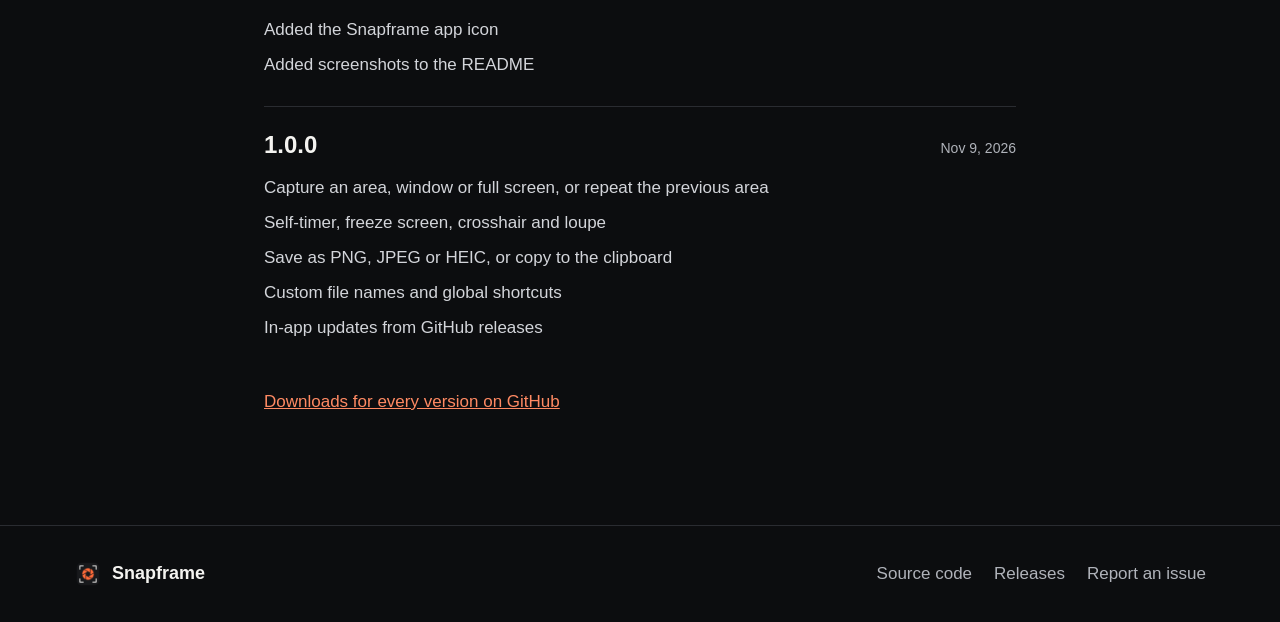
<file: docs/changelog.html>
<!doctype html>
<html lang="en">
<head>
<meta charset="utf-8">
<meta name="viewport" content="width=device-width, initial-scale=1">
<title>Changelog · Snapframe</title>
<meta name="description" content="Every Snapframe release, with what changed in each one.">
<meta name="theme-color" content="#0c0d0f">
<link rel="icon" href="icon.png">
<link rel="stylesheet" href="site.css">
<script src="releases.js" defer></script>
</head>
<body class="sub">

<a class="skip" href="#main">Skip to content</a>

<header class="nav stuck">
  <div class="wrap nav-inner">
    <a class="brand" href="./"><img src="icon.png" width="32" height="32" alt=""><span>Snapframe</span></a>
    <nav class="nav-links" aria-label="Main">
      <a href="./#features">Features</a>
      <a href="./#studio">Studio</a>
      <a href="./#themes">Themes</a>
      <a href="./#everything">Everything</a>
      <a href="./#privacy">Privacy</a>
      <a class="active" href="changelog.html" aria-current="page">Changelog</a>
    </nav>
    <div class="nav-actions">
      <a class="link-quiet" href="https://github.com/sagarrokade006/snapframe">GitHub</a>
      <a class="btn btn-small js-download" href="https://github.com/sagarrokade006/snapframe/releases/latest">Download</a>
    </div>
  </div>
</header>

<main id="main">
<section class="section changelog-page">
  <div class="wrap narrow">
    <p class="back"><a href="./">← Back to Snapframe</a></p>
    <div class="section-head"><p class="eyebrow">Changelog</p><h1>Every release.</h1><p>What changed in each version, newest first. Snapframe updates itself from inside the app.</p></div>
    <div id="releases">
      <article class="release"><header><b>1.7.0</b><time datetime="2026-11-10T08:58:39Z">Nov 10, 2026</time></header><ul><li><span class="chip chip-new">New</span>Choose your preview card style in Settings under Appearance: Classic, or Hover Controls with a clean preview and controls that appear when you point at it.</li><li><span class="chip chip-new">New</span>Save from the Hover Controls card to keep a copy anywhere.</li><li><span class="chip chip-new">New</span>Resize floating pins by dragging the corner. They keep their shape and stay on screen.</li><li><span class="chip chip-new">New</span>An opacity slider on floating pins, so you can see through one to compare captures.</li></ul></article>
      <article class="release"><header><b>1.6.1</b><time datetime="2026-11-10T08:49:57Z">Nov 10, 2026</time></header><ul><li><span class="chip chip-new">New</span>Six themes in Settings under Appearance: System, Graphite, Daylight, Safelight, Deep Sea and Aurora.</li><li><span class="chip chip-new">New</span>Six accent colors that apply across the whole app.</li><li><span class="chip chip-new">New</span>A background picker in Annotate and Studio with None, Solid and Gradient, including 48 solid colors and 30 gradients.</li><li><span class="chip chip-new">New</span>Make your own solid color or gradient with any angle, and save it to Your colors.</li><li><span class="chip chip-improved">Improved</span>Text and accent colors stay readable on every theme.</li><li><span class="chip chip-fixed">Fixed</span>A capture whose saved file was deleted in Finder now leaves the library too. Files on an unplugged drive are kept.</li></ul></article>
      <article class="release"><header><b>1.5.0</b><time datetime="2026-11-10T08:22:13Z">Nov 10, 2026</time></header><ul><li><span class="chip chip-new">New</span>Studio mode in the Record panel. Your cursor, clicks, shortcuts and camera are kept apart from the screen, so they can all be changed after recording.</li><li><span class="chip chip-new">New</span>Timeline editor with split, trim and delete, plus full undo and redo.</li><li><span class="chip chip-new">New</span>Automatic zoom into the moments you clicked. Every zoom can be moved, resized or removed.</li><li><span class="chip chip-new">New</span>Restyled cursor with pointer, dot and ring styles, size, smoothing and hide when idle.</li><li><span class="chip chip-new">New</span>Styled backgrounds with colors, gradients, padding, rounded corners and shadow.</li><li><span class="chip chip-new">New</span>Move, resize or mirror your camera after recording, and set microphone and system volume separately.</li><li><span class="chip chip-new">New</span>MP4 export at the original size, 1440p, 1080p or 720p, rendered entirely on your Mac.</li><li><span class="chip chip-improved">Improved</span>Studio recordings are recovered after a crash or forced quit, and are never auto-deleted.</li><li><span class="chip chip-improved">Improved</span>The preview card and Home open Studio projects directly in the editor.</li></ul></article>
      <article class="release"><header><b>1.4.0</b><time datetime="2026-11-10T07:49:05Z">Nov 10, 2026</time></header><ul><li><span class="chip chip-new">New</span>Record your screen or any area to MP4 or GIF</li><li><span class="chip chip-new">New</span>Separate microphone and system audio tracks</li><li><span class="chip chip-new">New</span>Webcam bubble, click highlights and shortcut display while recording</li><li><span class="chip chip-new">New</span>Pause, resume, restart and discard from a control bar, with the time in the menu bar</li><li><span class="chip chip-new">New</span>Automatic recovery of recordings after a crash or forced quit</li><li><span class="chip chip-new">New</span>Trim recordings from Home or the preview card</li><li><span class="chip chip-new">New</span>Recording settings for frame rate and maximum resolution</li><li><span class="chip chip-improved">Improved</span>Home and the capture toolbar now include Record</li></ul></article>
      <article class="release"><header><b>1.3.0</b><time datetime="2026-11-10T07:29:13Z">Nov 10, 2026</time></header><ul><li><span class="chip chip-new">New</span>Scrolling capture that stitches long pages and skips sidebars and fixed bars</li><li><span class="chip chip-new">New</span>On-device text recognition that copies text straight to the clipboard</li><li><span class="chip chip-new">New</span>QR code reading, with web links you can choose to open</li><li><span class="chip chip-new">New</span>Hide desktop icons on demand, or only while capturing</li><li><span class="chip chip-new">New</span>snapframe:// links for scripts and launchers, with your approval</li><li><span class="chip chip-new">New</span>Shortcuts for scrolling capture, text capture and desktop icons</li><li><span class="chip chip-improved">Improved</span>Capture toolbar now includes Scrolling and Text modes</li></ul></article>
      <article class="release"><header><b>1.2.0</b><time datetime="2026-11-10T07:02:12Z">Nov 10, 2026</time></header><ul><li><span class="chip chip-new">New</span>Annotate editor with crop, arrows, lines, shapes, drawing, marker, text, counters, spotlight, redaction and images</li><li><span class="chip chip-new">New</span>Backgrounds with colors, gradients, padding, corner radius and shadow</li><li><span class="chip chip-new">New</span>Undo and redo, and captures stay editable when you reopen them</li><li><span class="chip chip-new">New</span>Snapframe project files that open with a double-click</li><li><span class="chip chip-new">New</span>Password-protected PDF export and the macOS share sheet</li><li><span class="chip chip-new">New</span>Open any image in the editor from Home</li><li><span class="chip chip-new">New</span>Choose Edit after a capture to go straight to the editor</li><li><span class="chip chip-improved">Improved</span>Redactions are permanently burned into saved edits and projects</li></ul></article>
      <article class="release"><header><b>1.1.0</b><time datetime="2026-11-10T00:06:26Z">Nov 10, 2026</time></header><ul><li><span class="chip chip-new">New</span>Home window with capture tiles, recent captures, search and a details panel</li><li><span class="chip chip-new">New</span>Private capture library with tags, pinning and auto-delete</li><li><span class="chip chip-new">New</span>Menu bar popover and a preview card after each capture</li><li><span class="chip chip-new">New</span>Float any capture above other windows</li><li><span class="chip chip-improved">Improved</span>Capture overlay with aspect ratios, a color readout and after-capture choices</li><li><span class="chip chip-improved">Improved</span>Redesigned Settings with a visual file name builder</li><li><span class="chip chip-improved">Improved</span>Four-step onboarding and a clearer update window</li></ul></article>
      <article class="release"><header><b>1.0.2</b><time datetime="2026-11-09T23:43:41Z">Nov 9, 2026</time></header><ul><li><span class="chip chip-fixed">Fixed</span>opening Snapframe while it is already running now shows Settings instead of appearing to do nothing</li><li>Added a message at launch showing that Snapframe is in the menu bar</li><li>Snapframe now checks for updates every time it starts</li></ul></article>
      <article class="release"><header><b>1.0.1</b><time datetime="2026-11-09T23:36:09Z">Nov 9, 2026</time></header><ul><li>Added the Snapframe app icon</li><li>Added screenshots to the README</li></ul></article>
      <article class="release"><header><b>1.0.0</b><time datetime="2026-11-09T23:32:07Z">Nov 9, 2026</time></header><ul><li>Capture an area, window or full screen, or repeat the previous area</li><li>Self-timer, freeze screen, crosshair and loupe</li><li>Save as PNG, JPEG or HEIC, or copy to the clipboard</li><li>Custom file names and global shortcuts</li><li>In-app updates from GitHub releases</li></ul></article>
    </div>
    <p class="more"><a href="https://github.com/sagarrokade006/snapframe/releases">Downloads for every version on GitHub</a></p>
  </div>
</section>
</main>

<footer class="footer">
  <div class="wrap footer-inner">
    <a class="brand" href="./"><img src="icon.png" width="28" height="28" alt=""><span>Snapframe</span></a>
    <nav aria-label="Footer">
      <a href="https://github.com/sagarrokade006/snapframe">Source code</a>
      <a href="https://github.com/sagarrokade006/snapframe/releases">Releases</a>
      <a href="https://github.com/sagarrokade006/snapframe/issues">Report an issue</a>
    </nav>
  </div>
</footer>

</body>
</html>
</file>
<file: docs/site.css>
:root {
  --bg: #0c0d0f;
  --bg-alt: #121316;
  --panel: #17181b;
  --card: #1f2125;
  --raised: #2c2e33;
  --line: #2a2c31;
  --text: #f4f3f0;
  --muted: #b0b3ba;
  --accent: #ff6b3d;
  --accent-soft: #ff8a63;
  --teal: #6fd3c2;
  --ink: #17181a;
  --paper: #f7f7f5;
  --sans: -apple-system, BlinkMacSystemFont, "SF Pro Text", "Segoe UI", Inter, Helvetica, Arial, sans-serif;
  --display: ui-rounded, "SF Pro Rounded", -apple-system, BlinkMacSystemFont, "Segoe UI", Inter, sans-serif;
  --ease: cubic-bezier(.2, .7, .2, 1);
}

*, *::before, *::after { box-sizing: border-box; }
html { scroll-behavior: smooth; scroll-padding-top: 84px; -webkit-text-size-adjust: 100%; }
body { margin: 0; background: var(--bg); color: var(--text); font: 17px/1.6 var(--sans); -webkit-font-smoothing: antialiased; overflow-x: hidden; }
img { max-width: 100%; height: auto; display: block; }
a { color: inherit; }
code { font: .88em ui-monospace, SFMono-Regular, Menlo, monospace; background: var(--raised); padding: .12em .4em; border-radius: 5px; }
h1, h2, h3, h4, h5, p, ul, ol, dl, dd, figure { margin: 0; padding: 0; }
ul, ol { list-style: none; }
h2 { font: 650 clamp(32px, 4.4vw, 52px)/1.08 var(--display); letter-spacing: -.02em; text-wrap: balance; }
:focus-visible { outline: 2px solid var(--accent); outline-offset: 3px; border-radius: 4px; }

.wrap { width: min(1180px, 100%); margin: 0 auto; padding: 0 24px; }
.narrow { width: min(800px, 100%); }
.skip { position: absolute; left: -999px; top: 8px; background: var(--accent); color: var(--ink); padding: 8px 14px; border-radius: 8px; z-index: 100; }
.skip:focus { left: 8px; }

.eyebrow { font-size: 14px; font-weight: 650; letter-spacing: .08em; text-transform: uppercase; color: var(--accent-soft); margin-bottom: 14px; }

.btn { display: inline-flex; align-items: center; gap: 10px; min-height: 52px; padding: 0 26px; border-radius: 13px; background: var(--accent); color: var(--ink); font-weight: 650; text-decoration: none; transition: transform .25s var(--ease), background .25s; }
.btn:hover { transform: translateY(-2px); background: #ff7c53; }
.btn:active { transform: translateY(0) scale(.98); }
.btn-small { min-height: 40px; padding: 0 16px; font-size: 15px; border-radius: 10px; }
.btn-ghost { background: var(--card); color: var(--text); }
.btn-ghost:hover { background: var(--raised); }
.btn-note { font-weight: 500; font-size: 14px; opacity: .72; }
.cta { display: flex; flex-wrap: wrap; gap: 12px; }
.cta.center { justify-content: center; margin-top: 44px; }

/* Header */
.nav { position: fixed; inset: 0 0 auto; z-index: 50; transition: background .3s, box-shadow .3s; }
.nav.stuck { background: rgba(12, 13, 15, .82); -webkit-backdrop-filter: blur(16px); backdrop-filter: blur(16px); box-shadow: 0 1px 0 var(--line); }
.nav-inner { display: flex; align-items: center; justify-content: space-between; gap: 18px; height: 68px; }
.brand { display: inline-flex; align-items: center; gap: 10px; font: 650 18px var(--display); text-decoration: none; }
.nav-links { display: flex; gap: 4px; }
.nav-links a { padding: 8px 12px; border-radius: 8px; font-size: 15px; color: var(--muted); text-decoration: none; transition: color .2s, background .2s; }
.nav-links a:hover, .nav-links a.active { color: var(--text); background: var(--card); }
.nav-actions { display: flex; align-items: center; gap: 14px; }
.link-quiet { color: var(--muted); font-size: 15px; text-decoration: none; }
.link-quiet:hover { color: var(--text); }

/* Scroll reveal */
.js .reveal { opacity: 0; transform: translateY(26px); transition: opacity .8s var(--ease) var(--d, 0s), transform .8s var(--ease) var(--d, 0s); }
.js .reveal.in { opacity: 1; transform: none; }

/* Hero */
.hero { padding: 112px 0 30px; text-align: center; overflow: hidden; }
.hero-copy { display: flex; flex-direction: column; align-items: center; }
.hero-title { font: 700 clamp(42px, 6.2vw, 80px)/1.04 var(--display); letter-spacing: -.035em; }
.hero-title .line { display: block; overflow: hidden; padding-bottom: .08em; }
.hero-title .line > span { display: inline-block; }
.js .hero-title .line > span { transform: translateY(112%); transition: transform 1s var(--ease); }
.js.ready .hero-title .line > span { transform: none; }
.js .hero-title .line:nth-child(2) > span { transition-delay: .09s; }
.accent { color: var(--accent); }
.lede { max-width: 640px; margin: 20px 0 26px; font-size: clamp(18px, 2vw, 21px); color: #c8cad0; text-wrap: pretty; }
.lede.small { font-size: 19px; margin: 20px 0 0; }
.fine { margin-top: 16px; font-size: 14px; color: var(--muted); }
.hero .cta { justify-content: center; }

.hero-stage { position: relative; margin-top: 44px; perspective: 1600px; }
.hero-window { position: relative; transform: rotateX(var(--tilt, 14deg)) scale(var(--grow, .93)); transform-origin: 50% 0; transition: transform .2s linear; border-radius: 16px; }
.hero-window > img { border-radius: 16px; border: 1px solid #33353b; box-shadow: 0 50px 120px rgba(0, 0, 0, .65); }
.corner { position: absolute; width: 46px; height: 46px; border: 3px solid var(--accent); transition: opacity .6s .8s, transform 1s var(--ease) .7s; }
.js .corner { opacity: 0; }
.js.ready .corner { opacity: 1; transform: none; }
.tl { left: -16px; top: -16px; border-right: 0; border-bottom: 0; transform: translate(34px, 34px); border-top-left-radius: 10px; }
.tr { right: -16px; top: -16px; border-left: 0; border-bottom: 0; transform: translate(-34px, 34px); border-top-right-radius: 10px; }
.bl { left: -16px; bottom: -16px; border-right: 0; border-top: 0; transform: translate(34px, -34px); border-bottom-left-radius: 10px; }
.br { right: -16px; bottom: -16px; border-left: 0; border-top: 0; transform: translate(-34px, -34px); border-bottom-right-radius: 10px; }
.float { position: absolute; border-radius: 14px; box-shadow: 0 30px 70px rgba(0, 0, 0, .6); transform: translateY(var(--shift, 0)); will-change: transform; }
.float-left { left: -6px; bottom: -60px; width: 21%; }
.float-right { right: -6px; bottom: 30px; width: 19%; }

/* Promises */
.promises { padding: 120px 0 40px; }
.promise-grid { display: grid; grid-template-columns: repeat(4, minmax(0, 1fr)); gap: 16px; }
.promise { display: flex; flex-direction: column; gap: 4px; padding: 22px; background: var(--panel); border: 1px solid var(--line); border-radius: 16px; }
.promise strong { font: 650 21px var(--display); }
.promise span { color: var(--muted); font-size: 15px; }

/* Feature rows */
.feature, .section { padding: 110px 0; }
.alt { background: var(--bg-alt); }
.split { display: grid; grid-template-columns: minmax(0, 1fr) minmax(0, 1.15fr); gap: 70px; align-items: center; }
.split.reverse .split-copy { order: 2; }
.split-copy > p:not(.eyebrow) { margin-top: 18px; color: #c8cad0; font-size: 18px; text-wrap: pretty; }
.ticks { margin-top: 24px; display: grid; gap: 10px; }
.ticks li { position: relative; padding-left: 30px; color: #dcdde1; }
.ticks li::before { content: ""; position: absolute; left: 0; top: .28em; width: 18px; height: 18px; border-radius: 50%; background: var(--accent); }
.ticks li::after { content: ""; position: absolute; left: 6px; top: .6em; width: 7px; height: 4px; border-left: 2px solid var(--ink); border-bottom: 2px solid var(--ink); transform: rotate(-45deg); }
.shot-wide { margin-top: 70px; }
.shot-wide img { border-radius: 16px; border: 1px solid #33353b; box-shadow: 0 30px 80px rgba(0, 0, 0, .5); }

.section-head { max-width: 720px; margin-bottom: 52px; }
.section-head p:not(.eyebrow) { margin-top: 14px; color: #c8cad0; font-size: 18px; }

/* Demo stages */
.stage { position: relative; aspect-ratio: 16 / 11; border-radius: 20px; overflow: hidden; background: #2f4146; border: 1px solid #33353b; box-shadow: 0 30px 80px rgba(0, 0, 0, .45); }
.stage:not(.play) *, .stage:not(.play) *::before, .stage:not(.play) *::after { animation-play-state: paused !important; }

.doc { position: absolute; left: 9%; top: 9%; width: 82%; height: 82%; background: var(--paper); border-radius: 10px; overflow: hidden; color: #24262a; }
.doc-bar { display: flex; align-items: center; gap: 5px; height: 26px; padding: 0 10px; background: #e9e9e5; font-size: 11px; }
.doc-bar i { width: 8px; height: 8px; border-radius: 50%; background: #c9c9c4; }
.doc-bar b { margin-left: 8px; font-weight: 600; }
.doc-body { padding: 8% 9%; display: grid; gap: 9px; align-content: start; }
.doc-body h4 { font: 700 clamp(18px, 2.3vw, 26px)/1.1 var(--display); }
.doc-body h5 { height: 13px; width: 40%; background: #24262a; border-radius: 3px; margin-top: 8px; }
.doc-body p { height: 8px; width: 88%; background: #bdbeb8; border-radius: 3px; }
.doc-body p.s { width: 62%; }
.doc-body p.m { width: 76%; }

/* Capture demo */
.sel { position: absolute; left: 22%; top: 24%; width: 0; height: 0; outline: 2px solid var(--accent); box-shadow: 0 0 0 2000px rgba(10, 11, 13, .6); animation: sel 8s var(--ease) infinite; }
.sel em { position: absolute; left: 0; top: -30px; padding: 3px 8px; background: var(--panel); color: var(--text); border-radius: 6px; font: 600 12px var(--sans); white-space: nowrap; animation: fadeHold 8s infinite; }
.sel u { position: absolute; width: 9px; height: 9px; background: var(--text); border: 2px solid var(--accent); border-radius: 3px; }
.sel u:nth-of-type(1) { left: -5px; top: -5px; } .sel u:nth-of-type(2) { right: -5px; top: -5px; }
.sel u:nth-of-type(3) { left: -5px; bottom: -5px; } .sel u:nth-of-type(4) { right: -5px; bottom: -5px; }
.loupe { position: absolute; left: 25%; top: 28%; width: 92px; padding: 6px; background: var(--panel); border-radius: 12px; animation: loupe 8s var(--ease) infinite; }
.loupe .px { height: 62px; border-radius: 7px; background-color: var(--paper); background-image: linear-gradient(#d6d6d1 1px, transparent 1px), linear-gradient(90deg, #d6d6d1 1px, transparent 1px); background-size: 8px 8px; }
.loupe small { display: block; margin-top: 4px; color: var(--text); font: 600 11px ui-monospace, Menlo, monospace; text-align: center; }
.flash { position: absolute; inset: 0; background: #fff; opacity: 0; animation: flash 8s infinite; }
.qa { position: absolute; left: 4%; bottom: 5%; width: 34%; background: var(--panel); border-radius: 12px; overflow: hidden; border: 1px solid #36383e; opacity: 0; animation: qa 8s var(--ease) infinite; }
.qa-img { height: 62px; background: var(--paper); padding: 10px; display: grid; gap: 5px; align-content: start; }
.qa-img span { height: 5px; background: #bdbeb8; border-radius: 2px; }
.qa-img span:first-child { width: 50%; background: #24262a; }
.qa-row { padding: 7px 9px; font-size: 11px; color: var(--text); }
@keyframes sel { 0%, 6% { width: 0; height: 0; opacity: 1; } 34%, 52% { width: 56%; height: 48%; opacity: 1; } 56%, 100% { width: 56%; height: 48%; opacity: 0; } }
@keyframes fadeHold { 0%, 8% { opacity: 0; } 14%, 52% { opacity: 1; } 56%, 100% { opacity: 0; } }
@keyframes loupe { 0%, 6% { transform: translate(0, 0); opacity: 1; } 34%, 50% { transform: translate(370%, 150%); opacity: 1; } 55%, 100% { transform: translate(370%, 150%); opacity: 0; } }
@keyframes flash { 0%, 54% { opacity: 0; } 56% { opacity: .75; } 62%, 100% { opacity: 0; } }
@keyframes qa { 0%, 60% { opacity: 0; transform: translateY(26px); } 68%, 92% { opacity: 1; transform: none; } 98%, 100% { opacity: 0; transform: translateY(10px); } }

/* Scrolling demo */
.demo-scroll { background: #26292f; display: flex; align-items: center; justify-content: center; gap: 6%; padding: 6%; }
.scroll-view { flex: 1.3; height: 100%; display: flex; background: var(--paper); border-radius: 10px; overflow: hidden; outline: 2px solid var(--accent); }
.side { width: 24%; background: #e4e6f3; border-right: 1px solid #b9bccd; padding: 12px 8px; display: grid; gap: 10px; align-content: start; }
.side i { height: 6px; background: #9a9fb5; border-radius: 3px; }
.pane { flex: 1; position: relative; overflow: hidden; }
.pane-track { position: absolute; inset: 0 0 auto; animation: scrollPage 8s linear infinite; }
.pg { height: 900px; padding: 14px; background-color: var(--paper); background-image: repeating-linear-gradient(180deg, #bdbeb8 0 7px, transparent 7px 24px), repeating-linear-gradient(180deg, transparent 0 96px, rgba(255, 107, 61, .62) 96px 142px, transparent 142px 240px); background-clip: content-box; }
.arrow-flow { width: 24px; height: 3px; flex: none; background: var(--accent); position: relative; }
.arrow-flow::after { content: ""; position: absolute; right: -1px; top: -5px; width: 10px; height: 10px; border-top: 3px solid var(--accent); border-right: 3px solid var(--accent); transform: rotate(45deg); }
.scroll-out { flex: .75; height: 100%; overflow: hidden; border-radius: 8px; background: #1a1b1f; display: flex; align-items: flex-start; }
.out-fill { width: 100%; height: 25%; overflow: hidden; border-radius: 8px; background: var(--paper); animation: outGrow 8s linear infinite; }
.out-fill .pg { transform: scale(1); }
@keyframes scrollPage { 0%, 6% { transform: translateY(0); } 88%, 100% { transform: translateY(-560px); } }
@keyframes outGrow { 0%, 6% { height: 34%; } 88%, 100% { height: 100%; } }

/* Text demo */
.demo-text { background: #2a2c30; display: grid; grid-template-rows: 1fr auto; gap: 16px; padding: 7%; }
.ocr-source { position: relative; background: var(--paper); color: #24262a; border-radius: 10px; padding: 7%; display: grid; gap: 8px; align-content: center; overflow: hidden; font: 600 clamp(15px, 1.9vw, 21px) var(--display); }
.scan { position: absolute; left: 0; right: 0; top: 0; height: 34%; background: rgba(255, 107, 61, .22); border-bottom: 2px solid var(--accent); transform: translateY(-110%); animation: scan 7s var(--ease) infinite; }
.ocr-card { background: var(--panel); border: 1px solid #36383e; border-radius: 12px; padding: 13px 15px; min-height: 92px; }
.ocr-card b { display: flex; align-items: center; gap: 8px; font-size: 14px; opacity: 0; animation: cardIn 7s infinite; }
.dot { width: 10px; height: 10px; border-radius: 50%; background: var(--teal); }
.typed { margin-top: 6px; font-size: 14px; color: #c8cad0; line-height: 1.45; clip-path: inset(0 100% 0 0); animation: typed 7s linear infinite; }
@keyframes scan { 0%, 6% { transform: translateY(-110%); } 38% { transform: translateY(300%); } 40%, 100% { transform: translateY(300%); } }
@keyframes cardIn { 0%, 38% { opacity: 0; } 44%, 92% { opacity: 1; } 98%, 100% { opacity: 0; } }
@keyframes typed { 0%, 42% { clip-path: inset(0 100% 0 0); opacity: 1; } 70%, 92% { clip-path: inset(0 0 0 0); opacity: 1; } 98%, 100% { opacity: 0; } }

/* Annotate demo */
.backdrop { position: absolute; inset: 0; background: linear-gradient(135deg, #ff8a63, #c7a6e8); }
.backdrop .doc { left: 11%; top: 13%; width: 78%; height: 74%; box-shadow: 0 22px 50px rgba(0, 0, 0, .35); }
.demo-annotate svg { position: absolute; inset: 0; width: 100%; height: 100%; fill: none; stroke: var(--accent); stroke-width: 3; stroke-linecap: round; stroke-linejoin: round; }
.draw-rect { stroke-dasharray: 400; stroke-dashoffset: 400; animation: drawRect 9s var(--ease) infinite; }
.draw-arrow { stroke-dasharray: 220; stroke-dashoffset: 220; animation: drawArrow 9s var(--ease) infinite; }
.draw-head { stroke-dasharray: 50; stroke-dashoffset: 50; animation: drawHead 9s var(--ease) infinite; }
.hl { position: relative; }
.hl span { position: absolute; inset: -4px auto -4px 0; width: 0; background: rgba(255, 214, 10, .6); animation: hl 9s var(--ease) infinite; }
.redact { position: relative; }
.redact span { position: absolute; inset: -5px 0 -5px 0; background: #0a0a0a; border-radius: 2px; transform: scaleX(0); transform-origin: left; animation: redact 9s var(--ease) infinite; }
.count { position: absolute; left: 47%; top: 8%; width: 28px; height: 28px; border-radius: 50%; background: #3d8bff; color: #fff; display: grid; place-items: center; font: 700 14px var(--sans); transform: scale(0); animation: pop 9s infinite; }
.tag { position: absolute; right: 6%; bottom: 13%; padding: 5px 10px; background: var(--accent); color: var(--ink); border-radius: 6px; font: 650 clamp(11px, 1.2vw, 13px) var(--sans); opacity: 0; animation: tag 9s infinite; }
@keyframes drawRect { 0%, 6% { stroke-dashoffset: 400; } 20%, 92% { stroke-dashoffset: 0; } 98%, 100% { stroke-dashoffset: 400; } }
@keyframes pop { 0%, 20% { transform: scale(0); } 26% { transform: scale(1.2); } 30%, 92% { transform: scale(1); } 98%, 100% { transform: scale(0); } }
@keyframes hl { 0%, 28% { width: 0; } 40%, 92% { width: 106%; } 98%, 100% { width: 0; } }
@keyframes drawArrow { 0%, 40% { stroke-dashoffset: 220; } 52%, 92% { stroke-dashoffset: 0; } 98%, 100% { stroke-dashoffset: 220; } }
@keyframes drawHead { 0%, 52% { stroke-dashoffset: 50; } 56%, 92% { stroke-dashoffset: 0; } 98%, 100% { stroke-dashoffset: 50; } }
@keyframes tag { 0%, 56% { opacity: 0; transform: translateY(8px); } 62%, 92% { opacity: 1; transform: none; } 98%, 100% { opacity: 0; } }
@keyframes redact { 0%, 64% { transform: scaleX(0); } 76%, 92% { transform: scaleX(1); } 98%, 100% { transform: scaleX(0); } }

/* Record demo */
.demo-record .doc { left: 7%; top: 7%; width: 86%; height: 86%; outline: 2px solid var(--accent); border-radius: 4px; }
.pills { display: flex; gap: 8px; margin-top: 12px; }
.pills i { width: 74px; height: 26px; border-radius: 6px; background: #d9d9d4; }
.pills i.primary { background: #24262a; }
.cursor { position: absolute; left: 62%; top: 24%; width: 0; height: 0; border-left: 9px solid #17181a; border-top: 7px solid transparent; border-bottom: 13px solid transparent; transform-origin: 0 0; filter: drop-shadow(0 0 1px #fff) drop-shadow(0 0 1px #fff); animation: cursorMove 8s var(--ease) infinite; }
.ripple { position: absolute; left: 21%; top: 49%; width: 46px; height: 46px; margin: -23px; border-radius: 50%; border: 3px solid var(--accent); background: rgba(255, 107, 61, .25); transform: scale(0); opacity: 0; animation: ripple 8s infinite; }
.cam { position: absolute; right: 11%; bottom: 25%; width: 21%; aspect-ratio: 1; border-radius: 50%; background: #5c8b94; border: 3px solid var(--text); overflow: hidden; }
.cam i { position: absolute; left: 32%; top: 22%; width: 36%; height: 36%; border-radius: 50%; background: #e8d9c9; }
.cam b { position: absolute; left: 14%; right: 14%; top: 62%; height: 70%; border-radius: 50%; background: #1e1f22; }
.keys { position: absolute; left: 50%; top: 58%; display: flex; gap: 5px; padding: 7px 9px; background: rgba(23, 24, 26, .94); border-radius: 10px; transform: translate(-50%, 12px); opacity: 0; animation: keys 8s infinite; }
.keys kbd { min-width: 26px; padding: 3px 6px; text-align: center; background: #3a3b40; color: var(--text); border-radius: 5px; font: 650 15px var(--sans); }
.hud { position: absolute; left: 50%; bottom: 8%; transform: translateX(-50%); display: flex; align-items: center; gap: 9px; padding: 8px 10px; background: var(--panel); border: 1px solid #36383e; border-radius: 12px; color: var(--text); font: 600 13px var(--sans); white-space: nowrap; }
.rec { width: 9px; height: 9px; border-radius: 50%; background: var(--accent); animation: blink 1.2s infinite; }
.hud > span { font-variant-numeric: tabular-nums; }
.hud > b { padding: 5px 9px; background: var(--raised); border-radius: 7px; font-weight: 550; }
.hud > b.stop { background: var(--accent); color: var(--ink); font-weight: 650; }
.meter { display: flex; align-items: flex-end; gap: 2px; height: 18px; }
.meter s { width: 3px; height: 100%; background: var(--text); border-radius: 1px; transform-origin: bottom; animation: level 1s ease-in-out infinite alternate; }
.meter s:nth-child(2) { animation-delay: -.3s; } .meter s:nth-child(3) { animation-delay: -.6s; }
.meter s:nth-child(4) { animation-delay: -.15s; background: var(--accent); } .meter s:nth-child(5) { animation-delay: -.45s; } .meter s:nth-child(6) { animation-delay: -.8s; }
@keyframes cursorMove { 0% { left: 62%; top: 24%; } 30%, 44% { left: 21%; top: 49%; } 68%, 100% { left: 62%; top: 24%; } }
@keyframes ripple { 0%, 30% { transform: scale(0); opacity: 0; } 32% { opacity: 1; } 46%, 100% { transform: scale(1.4); opacity: 0; } }
@keyframes keys { 0%, 50% { opacity: 0; transform: translate(-50%, 12px); } 55%, 80% { opacity: 1; transform: translate(-50%, 0); } 85%, 100% { opacity: 0; transform: translate(-50%, 12px); } }
@keyframes blink { 50% { opacity: .35; } }
@keyframes level { from { transform: scaleY(.25); } to { transform: scaleY(1); } }

/* Gallery */
.gallery { display: grid; grid-template-columns: repeat(2, minmax(0, 1fr)); gap: 26px; }
.gallery figure { background: var(--panel); border: 1px solid var(--line); border-radius: 18px; overflow: hidden; transition: transform .4s var(--ease), border-color .3s, opacity .8s var(--ease) var(--d, 0s); }
.gallery figure.in:hover { transform: translateY(-5px); border-color: #4a4d55; }
.gallery figure img { width: 100%; aspect-ratio: 16 / 10; object-fit: cover; object-position: top; }
.gallery figcaption { padding: 15px 18px; font-weight: 550; }

/* Everything list */
.list-grid { display: grid; grid-template-columns: repeat(3, minmax(0, 1fr)); gap: 18px; }
.list-grid article { padding: 26px; background: var(--panel); border: 1px solid var(--line); border-radius: 18px; }
.list-grid h3 { font: 650 23px var(--display); margin-bottom: 14px; }
.list-grid li { padding: 7px 0; border-top: 1px solid var(--line); color: #d3d5da; font-size: 15.5px; }

/* Shortcuts */
.keys-grid { display: grid; grid-template-columns: repeat(2, minmax(0, 1fr)); gap: 10px 26px; }
.key-row { display: flex; align-items: center; justify-content: space-between; gap: 14px; padding: 12px 16px; background: var(--panel); border: 1px solid var(--line); border-radius: 12px; }
.caps { display: inline-flex; gap: 4px; }
.caps kbd { min-width: 30px; padding: 4px 7px; text-align: center; background: #33353b; border-bottom: 2px solid #15161a; border-radius: 6px; font: 650 15px var(--sans); }

/* Privacy */
.privacy { display: grid; grid-template-columns: minmax(0, 1fr) minmax(0, 1.1fr); gap: 70px; align-items: start; }
.privacy dl { display: grid; }
.privacy dl > div { padding: 18px 0; border-top: 1px solid var(--line); }
.privacy dt { font-weight: 650; }
.privacy dd { color: var(--muted); }

/* Install */
.steps { display: grid; grid-template-columns: repeat(4, minmax(0, 1fr)); gap: 16px; counter-reset: step; }
.steps li { counter-increment: step; display: flex; flex-direction: column; gap: 6px; padding: 24px; background: var(--panel); border: 1px solid var(--line); border-radius: 16px; }
.steps li::before { content: counter(step); display: grid; place-items: center; width: 36px; height: 36px; margin-bottom: 8px; border-radius: 50%; background: var(--accent); color: var(--ink); font: 700 16px var(--display); }
.steps b { font-size: 18px; }
.steps span { color: var(--muted); font-size: 15.5px; }

/* FAQ */
details { border-top: 1px solid var(--line); }
details:last-of-type { border-bottom: 1px solid var(--line); }
summary { position: relative; cursor: pointer; list-style: none; padding: 20px 40px 20px 0; font-size: 18px; font-weight: 600; }
summary::-webkit-details-marker { display: none; }
summary::after { content: ""; position: absolute; right: 6px; top: 26px; width: 10px; height: 10px; border-right: 2px solid var(--muted); border-bottom: 2px solid var(--muted); transform: rotate(45deg); transition: transform .3s var(--ease); }
details[open] summary::after { transform: translateY(5px) rotate(-135deg); }
details p { padding: 0 40px 22px 0; color: #c8cad0; }

/* Changelog */
.release { padding: 24px 0; border-top: 1px solid var(--line); }
.release header { display: flex; align-items: baseline; justify-content: space-between; margin-bottom: 10px; }
.release header b { font: 650 24px var(--display); }
.release time { color: var(--muted); font-size: 14px; }
.release li { display: flex; align-items: baseline; gap: 10px; padding: 4px 0; color: #d3d5da; }
.chip { flex: none; min-width: 66px; padding: 1px 0; text-align: center; font-size: 12px; font-weight: 650; border-radius: 5px; color: var(--ink); background: #d9d7d0; }
.chip-new { background: var(--teal); }
.chip-improved, .chip-better { background: #8fb7d9; }
.chip-fixed { background: #f2c14e; }
.more { margin-top: 18px; }
#changelog .more { margin-top: 26px; }
.changelog-page { padding-top: 130px; }
.changelog-page h1 { font: 650 clamp(36px, 5vw, 56px)/1.08 var(--display); letter-spacing: -.02em; }
.back { margin-bottom: 26px; }
.back a { color: var(--muted); text-decoration: none; font-size: 15px; }
.back a:hover { color: var(--text); }
.more a { color: var(--accent-soft); }

/* Roadmap */
.roadmap { padding-top: 40px; }
.timeline { position: relative; display: grid; grid-template-columns: repeat(5, 1fr); }
.timeline::before { content: ""; position: absolute; left: 10%; right: 10%; top: 13px; height: 2px; background: var(--line); }
.timeline li { position: relative; display: flex; flex-direction: column; align-items: center; gap: 12px; text-align: center; }
.timeline li::before { content: ""; width: 28px; height: 28px; border-radius: 50%; background: var(--bg); border: 2px solid var(--muted); z-index: 1; }
.timeline li.done::before { background: var(--accent); border-color: var(--accent); }
.timeline li b { font-weight: 600; }

.footer { padding: 34px 0; border-top: 1px solid var(--line); }
.footer-inner { display: flex; flex-wrap: wrap; align-items: center; justify-content: space-between; gap: 18px; }
.footer nav { display: flex; flex-wrap: wrap; gap: 22px; }
.footer nav a { color: var(--muted); text-decoration: none; }
.footer nav a:hover { color: var(--text); }

/* Hero toast */
.hero-toast { position: absolute; right: 26px; bottom: 26px; padding: 9px 16px; border-radius: 999px; background: rgba(23, 24, 27, .94); border: 1px solid #33353b; font-size: 14px; font-weight: 600; }
.js .hero-toast { opacity: 0; transform: translateY(12px); transition: opacity .5s 1.5s, transform .7s var(--ease) 1.5s; }
.js.ready .hero-toast { opacity: 1; transform: none; }

/* Bento */
.bento { padding-bottom: 70px; }
.bt-grid { display: grid; grid-template-columns: repeat(6, minmax(0, 1fr)); gap: 16px; }
.bt { display: flex; flex-direction: column; gap: 18px; min-width: 0; padding: 24px; background: var(--panel); border: 1px solid var(--line); border-radius: 22px; scroll-margin-top: 90px; }
.bt-2 { grid-column: span 2; } .bt-3 { grid-column: span 3; } .bt-4 { grid-column: span 4; }
.bt-copy .eyebrow { margin-bottom: 8px; font-size: 13px; }
.bt-copy h3 { font: 650 clamp(22px, 2.3vw, 28px)/1.15 var(--display); letter-spacing: -.015em; text-wrap: balance; }
.bt-copy p:not(.eyebrow) { margin-top: 8px; color: #c8cad0; font-size: 16px; text-wrap: pretty; }
.bt .stage { margin-top: auto; box-shadow: none; }
.bt-2 .stage, .bt-3 .stage { aspect-ratio: 4 / 3.4; }
.bt-4 .stage { aspect-ratio: 16 / 9; }

/* Preview card demo */
.demo-card { background: linear-gradient(135deg, #5c8b94, #2a2c30); }
.cd { position: absolute; left: 14%; right: 14%; top: 16%; bottom: 16%; border-radius: 16px; overflow: hidden; border: 1px solid rgba(255, 255, 255, .22); box-shadow: 0 24px 50px rgba(0, 0, 0, .4); }
.cd-shot { position: absolute; inset: 0; background: #26282d; animation: cdBlur 7s infinite; }
.cd-shot .doc { left: 7%; top: 8%; width: 86%; height: 84%; }
.cd-ui { position: absolute; inset: 0; display: flex; flex-direction: column; align-items: center; justify-content: center; gap: 8px; background: rgba(16, 17, 19, .5); animation: cdShow 7s infinite; }
.cd-ui b { padding: 6px 20px; border-radius: 99px; background: var(--text); color: var(--ink); font-size: 14px; }
.cd-ui i { position: absolute; width: 30px; height: 30px; border-radius: 50%; background: var(--text); }
.c1 { left: 9px; top: 9px; } .c2 { right: 9px; top: 9px; } .c3 { left: 9px; bottom: 9px; } .c4 { right: 9px; bottom: 9px; }
.cd-cursor { position: absolute; left: 90%; top: 90%; width: 0; height: 0; border-left: 11px solid #fff; border-bottom: 17px solid transparent; filter: drop-shadow(0 1px 2px rgba(0, 0, 0, .6)); animation: cdMove 7s var(--ease) infinite; }
@keyframes cdBlur { 0%, 22%, 82%, 100% { filter: none; } 32%, 72% { filter: blur(5px); } }
@keyframes cdShow { 0%, 22%, 82%, 100% { opacity: 0; } 32%, 72% { opacity: 1; } }
@keyframes cdMove { 0%, 8% { left: 92%; top: 92%; } 28%, 76% { left: 52%; top: 56%; } 92%, 100% { left: 92%; top: 92%; } }

/* Pins demo */
.demo-pins { background: linear-gradient(135deg, #24303f, #15161a); }
.pin { position: absolute; border-radius: 9px; overflow: hidden; box-shadow: 0 16px 34px rgba(0, 0, 0, .5); }
.pin .doc { left: 0; top: 0; width: 100%; height: 100%; }
.pin .doc-body { padding: 10% 9%; gap: 6px; }
.pin .doc-body h4 { font-size: 15px; }
.pin-a { left: 8%; top: 12%; width: 56%; height: 56%; }
.pin-b { left: 34%; top: 32%; width: 54%; height: 54%; animation: pinFade 7s infinite; }
.pin-grip { position: absolute; right: 6px; bottom: 6px; width: 16px; height: 16px; border-radius: 50%; background: #17181a; }
.pin-slider { position: absolute; left: 50%; bottom: 8px; width: 44%; height: 12px; margin-left: -22%; border-radius: 9px; background: #17181a; }
.pin-slider u { position: absolute; top: 2px; width: 8px; height: 8px; border-radius: 50%; background: #fff; animation: pinKnob 7s infinite; }
@keyframes pinFade { 0%, 18%, 86%, 100% { opacity: 1; } 42%, 70% { opacity: .42; } }
@keyframes pinKnob { 0%, 18%, 86%, 100% { left: 84%; } 42%, 70% { left: 22%; } }

/* Background playground */
.bg-play { display: grid; grid-template-columns: minmax(0, 1.25fr) minmax(0, 1fr); gap: 16px; margin-top: auto; }
.bg-view { position: relative; aspect-ratio: 16 / 11; border-radius: 16px; overflow: hidden; transition: background .35s; background: linear-gradient(135deg, #ff8a63, #c7a6e8); }
.bg-view .doc { left: 10%; top: 12%; width: 80%; height: 76%; box-shadow: 0 16px 36px rgba(0, 0, 0, .28); transition: left .35s var(--ease), top .35s var(--ease), width .35s var(--ease), height .35s var(--ease), border-radius .35s; }
.bg-view.bare { background: repeating-conic-gradient(#3a3c42 0 25%, #2c2e33 0 50%) 0 0 / 22px 22px; }
.bg-view.bare .doc { left: 0; top: 0; width: 100%; height: 100%; border-radius: 0; box-shadow: none; }
.bg-tools { display: flex; flex-direction: column; gap: 12px; min-width: 0; }
.bg-modes { display: grid; grid-template-columns: repeat(3, 1fr); gap: 3px; padding: 3px; background: #26282d; border-radius: 10px; }
.bg-modes button { min-height: 34px; border: 0; border-radius: 7px; background: none; color: var(--text); font: 550 14px var(--sans); cursor: pointer; }
.bg-modes button.on { background: var(--text); color: var(--ink); }
.bg-swatches { display: grid; grid-template-columns: repeat(6, minmax(0, 1fr)); gap: 6px; }
.bg-swatches button { aspect-ratio: 1; border: 1px solid #3a3c42; border-radius: 8px; padding: 0; cursor: pointer; transition: transform .2s var(--ease); }
.bg-swatches button:hover { transform: scale(1.08); }
.bg-swatches button[aria-pressed="true"] { outline: 2px solid var(--accent); outline-offset: 2px; }
.bg-note { font-size: 14px; color: var(--muted); }

/* Studio */
.sp { background: linear-gradient(135deg, #2c1610 0%, #2b1830 52%, #12303a 100%); }
.sp.pinned { height: 340vh; }
.sp-pin { padding: 90px 0; }
.sp.pinned .sp-pin { position: sticky; top: 0; height: 100vh; display: flex; align-items: center; padding: 68px 0 0; }
.sp-grid { display: grid; grid-template-columns: minmax(0, .8fr) minmax(0, 1.2fr); gap: 56px; align-items: center; }
.sp-lede { margin-top: 14px; color: #dcdde1; font-size: 18px; text-wrap: pretty; }
.sp-steps { margin-top: 24px; display: grid; gap: 4px; }
.sp-steps li { padding: 10px 14px; border-left: 2px solid rgba(255, 255, 255, .22); transition: border-color .3s, background .3s; }
.sp-steps b { display: block; font: 650 18px var(--display); }
.sp-steps span { display: block; color: #d3d4d9; font-size: 15px; }
.sp-steps li.on { border-color: var(--accent); background: rgba(255, 255, 255, .07); }
.sp-player { min-width: 0; padding: 14px; background: rgba(15, 16, 19, .72); border: 1px solid rgba(255, 255, 255, .14); border-radius: 22px; box-shadow: 0 40px 90px rgba(0, 0, 0, .45); }
.sp-view { position: relative; aspect-ratio: 16 / 10; border-radius: 12px; overflow: hidden; background: #101113; }
.sp-bg { position: absolute; inset: 0; opacity: var(--bg, 0); background: linear-gradient(135deg, #ff8a63, #c7a6e8); }
.sp-frame { position: absolute; inset: calc(var(--i, 0) * 1%); border-radius: calc(var(--r, 0) * 1px); overflow: hidden; box-shadow: 0 18px 40px rgba(0, 0, 0, calc(var(--bg, 0) * .35)); }
.sp-zoom { position: absolute; inset: 0; transform-origin: 34% 38%; transform: scale(var(--z, 1)); }
.sp-zoom .doc { left: 0; top: 0; width: 100%; height: 100%; border-radius: 0; }
.sp-cur { position: absolute; left: calc(var(--x, 70) * 1%); top: calc(var(--y, 70) * 1%); width: 26px; height: 26px; }
.sp-cur svg { display: block; opacity: calc(1 - var(--ring, 0)); }
.sp-cur i { position: absolute; left: -6px; top: -6px; width: 28px; height: 28px; border-radius: 50%; border: 4px solid var(--accent); opacity: var(--ring, 0); }
.sp-ripple { position: absolute; left: 34%; top: 38%; width: 64px; height: 64px; margin: -32px; border-radius: 50%; border: 3px solid var(--accent); background: rgba(255, 107, 61, .25); opacity: calc(1 - var(--rip, 1)); transform: scale(calc(.3 + var(--rip, 1) * .8)); }
.sp-keys { position: absolute; left: 50%; bottom: 11%; display: flex; gap: 5px; padding: 6px; border-radius: 11px; background: rgba(22, 23, 27, .94); transform: translateX(-50%); opacity: var(--keys, 0); }
.sp-keys kbd { min-width: 26px; padding: 2px 7px; border-radius: 6px; background: #3c3e45; color: #fff; font: 600 14px var(--sans); text-align: center; }
.sp-cam { position: absolute; right: 11%; bottom: 13%; width: 19%; aspect-ratio: 1; border-radius: 50%; border: 3px solid #fff; background: radial-gradient(circle at 50% 36%, #f2c7a5 0 20%, transparent 21%), radial-gradient(ellipse at 50% 96%, #3d6b73 0 46%, transparent 47%), #8fb3b8; opacity: var(--cam, 0); transform: scale(calc(.7 + var(--cam, 0) * .3)); }
.sp-tl { position: relative; display: grid; gap: 6px; margin-top: 12px; }
.sp-row { display: grid; grid-template-columns: 52px 1fr; align-items: center; font-size: 13px; color: #d3d4d9; }
.sp-track { position: relative; height: 24px; border-radius: 7px; background: rgba(255, 255, 255, .08); overflow: hidden; }
.sp-clip { position: absolute; inset: 0; border-radius: 7px; background: #47646c; }
.sp-zbar { position: absolute; left: 42%; width: 30%; top: 2px; bottom: 2px; display: grid; place-items: center; border-radius: 5px; background: var(--accent); color: var(--ink); font-style: normal; font-size: 12px; font-weight: 650; }
.sp-wave { position: absolute; inset: 5px 6px; background: repeating-linear-gradient(90deg, #9cc4e4 0 2px, transparent 2px 5px); }
.sp-head { position: absolute; top: -4px; bottom: -4px; left: calc(52px + (100% - 52px) * var(--p, 0)); width: 2px; background: #fff; }

/* Themes */
.th { --g: #101113; --s: #17181b; --c: #1f2125; --r: #2c2e33; --l: #32343a; --t: #f4f3f0; --m: #a8abb3; --a: #ff6b3d; --at: #ff6b3d; padding: 110px 0; background: var(--g); color: var(--t); transition: background .4s, color .4s; scroll-margin-top: 60px; }
.th .eyebrow { color: var(--at); }
.th .split-copy > p:not(.eyebrow) { color: var(--m); }
.th-picks { display: grid; grid-template-columns: repeat(3, minmax(0, 1fr)); gap: 8px; margin-top: 26px; }
.th-picks button { min-height: 44px; border: 1px solid var(--l); border-radius: 11px; background: var(--c); color: var(--t); font: 550 15px var(--sans); cursor: pointer; transition: background .4s, color .4s, border-color .25s; }
.th-picks button[aria-pressed="true"] { border: 2px solid var(--at); }
.th-accents { display: flex; flex-wrap: wrap; gap: 12px; margin-top: 18px; }
.th-accents button { width: 34px; height: 34px; border: 0; border-radius: 50%; cursor: pointer; }
.th-accents button[aria-pressed="true"] { outline: 2px solid var(--t); outline-offset: 3px; }
.tw { display: grid; grid-template-columns: 22% 1fr; aspect-ratio: 16 / 11; border-radius: 18px; overflow: hidden; border: 1px solid var(--l); background: var(--g); box-shadow: 0 30px 70px rgba(0, 0, 0, .3); transition: background .4s, border-color .4s; }
.tw-side { display: flex; flex-direction: column; gap: 10px; padding: 18px 14px; background: var(--s); transition: background .4s; }
.tw-side i { height: 12px; border-radius: 5px; background: var(--r); transition: background .4s; }
.tw-side i.on { background: var(--m); }
.tw-side .tw-logo { width: 30px; height: 30px; border-radius: 9px; background: var(--a); margin-bottom: 10px; }
.tw-main { padding: 20px; display: flex; flex-direction: column; gap: 12px; min-width: 0; }
.tw-title { font: 700 clamp(20px, 2.4vw, 28px) var(--display); }
.tw-tiles { display: grid; grid-template-columns: repeat(4, 1fr); gap: 8px; }
.tw-tiles i { aspect-ratio: 1.5; border-radius: 10px; background: var(--c); border: 1px solid var(--l); transition: background .4s, border-color .4s; }
.tw-tiles i.hot { background: var(--a); border-color: var(--a); }
.tw-label { font-weight: 600; font-size: 15px; }
.tw-cards { flex: 1; display: grid; grid-template-columns: repeat(3, 1fr); gap: 8px; min-height: 0; }
.tw-cards i { border-radius: 10px; }
.s1 { background: linear-gradient(135deg, #ff8a63, #c7a6e8); } .s2 { background: linear-gradient(135deg, #6fd3c2, #3d8bff); } .s3 { background: linear-gradient(135deg, #f2c14e, #ff6b3d); }

/* Gallery strip */
.gallery { display: flex; gap: 18px; overflow-x: auto; scroll-snap-type: x proximity; padding: 4px max(24px, calc((100vw - 1132px) / 2)) 18px; scrollbar-width: thin; scrollbar-color: #3a3c42 transparent; }
.gallery figure { flex: 0 0 min(620px, 82vw); scroll-snap-align: center; }

/* Shorter list */
.js .list-grid:not(.open) li:nth-child(n+6) { display: none; }
.list-more { margin-top: 26px; text-align: center; }

/* Final call */
.final { padding: 120px 0; text-align: center; background: linear-gradient(135deg, #c8421b, #a32c66 55%, #4a32a8); color: #fff; }
.final img { margin: 0 auto 22px; border-radius: 22px; box-shadow: 0 20px 50px rgba(0, 0, 0, .35); }
.final h2 { font-size: clamp(38px, 5.6vw, 68px); }
.final p { margin-top: 14px; font-size: 19px; }
.final .cta { margin-top: 30px; }
.final .btn { background: #fff; color: #17181a; }
.final .btn:hover { background: #f1efeb; }
.final .btn-ghost { background: rgba(23, 24, 26, .78); color: #fff; }
.final .btn-ghost:hover { background: #17181a; }

/* Sticky download */
.sticky { position: fixed; left: 50%; bottom: 18px; z-index: 40; display: flex; align-items: center; gap: 12px; padding: 8px 8px 8px 12px; border: 1px solid #33353b; border-radius: 16px; background: rgba(23, 24, 27, .92); -webkit-backdrop-filter: blur(16px); backdrop-filter: blur(16px); box-shadow: 0 16px 44px rgba(0, 0, 0, .5); transform: translate(-50%, 90px); opacity: 0; visibility: hidden; transition: transform .45s var(--ease), opacity .3s, visibility .45s; }
.sticky.show { transform: translate(-50%, 0); opacity: 1; visibility: visible; }
.sticky-text { display: flex; flex-direction: column; line-height: 1.2; white-space: nowrap; }
.sticky-text b { font-size: 15px; font-weight: 650; }
.sticky-text small { color: var(--muted); font-size: 13px; }

@media (max-width: 1020px) {
  .nav-links { display: none; }
  .split, .privacy { grid-template-columns: minmax(0, 1fr); gap: 42px; }
  .split.reverse .split-copy { order: 0; }
  .promise-grid, .steps { grid-template-columns: repeat(2, minmax(0, 1fr)); }
  .list-grid { grid-template-columns: repeat(2, minmax(0, 1fr)); }
  .float { display: none; }
  .bt-2, .bt-3 { grid-column: span 3; }
  .bt-4 { grid-column: span 6; }
  .sp-grid { grid-template-columns: minmax(0, 1fr); gap: 32px; }
}

@media (max-width: 640px) {
  body { font-size: 16px; }
  .wrap { padding: 0 16px; }
  .link-quiet { display: none; }
  .hero { padding-top: 112px; }
  .hero-stage { margin-top: 44px; }
  .feature, .section { padding: 72px 0; }
  .promises { padding-top: 56px; }
  .promise-grid, .steps, .list-grid, .gallery, .keys-grid { grid-template-columns: minmax(0, 1fr); }
  .cta .btn { width: 100%; justify-content: center; }
  .stage { aspect-ratio: 4 / 3.4; }
  .qa { width: 46%; }
  .hud > b:not(.stop) { display: none; }
  .bt-2, .bt-3, .bt-4 { grid-column: span 6; }
  .bt { padding: 18px; }
  .bg-play { grid-template-columns: minmax(0, 1fr); }
  .bg-swatches { grid-template-columns: repeat(8, minmax(0, 1fr)); }
  .bt-4 .stage { aspect-ratio: 4 / 3.4; }
  .hero-toast { right: 10px; bottom: 10px; font-size: 12px; padding: 6px 11px; }
  .th, .final { padding: 72px 0; }
  .th-picks { grid-template-columns: repeat(2, minmax(0, 1fr)); }
  .sticky { left: 12px; right: 12px; bottom: 12px; transform: translateY(90px); justify-content: space-between; }
  .sticky.show { transform: none; }
  .timeline { grid-template-columns: minmax(0, 1fr); gap: 16px; }
  .timeline::before { left: 13px; right: auto; top: 0; bottom: 0; width: 2px; height: auto; }
  .timeline li { flex-direction: row; text-align: left; }
  .corner { width: 28px; height: 28px; }
  .tl, .bl { left: -6px; } .tr, .br { right: -6px; }
  .tl, .tr { top: -6px; } .bl, .br { bottom: -6px; }
}

@media (prefers-reduced-motion: reduce) {
  html { scroll-behavior: auto; }
  *, *::before, *::after { animation: none !important; transition: none !important; }
  .js .reveal, .js .hero-title .line > span { opacity: 1; transform: none; }
  .hero-window { transform: none; }
  .js .corner { opacity: 1; transform: none; }
  .sel { width: 56%; height: 48%; }
  .qa, .ocr-card b, .tag { opacity: 1; }
  .typed { clip-path: none; }
  .draw-rect, .draw-arrow, .draw-head { stroke-dashoffset: 0; }
  .hl span { width: 106%; }
  .redact span { transform: none; }
  .count { transform: none; }
  .js .hero-toast { opacity: 1; transform: none; }
  .cd-ui { opacity: 1; }
  .cd-shot { filter: blur(5px); }
  .cd-cursor { display: none; }
  .pin-b { opacity: .55; }
  .pin-slider u { left: 30%; }
}
</file>
